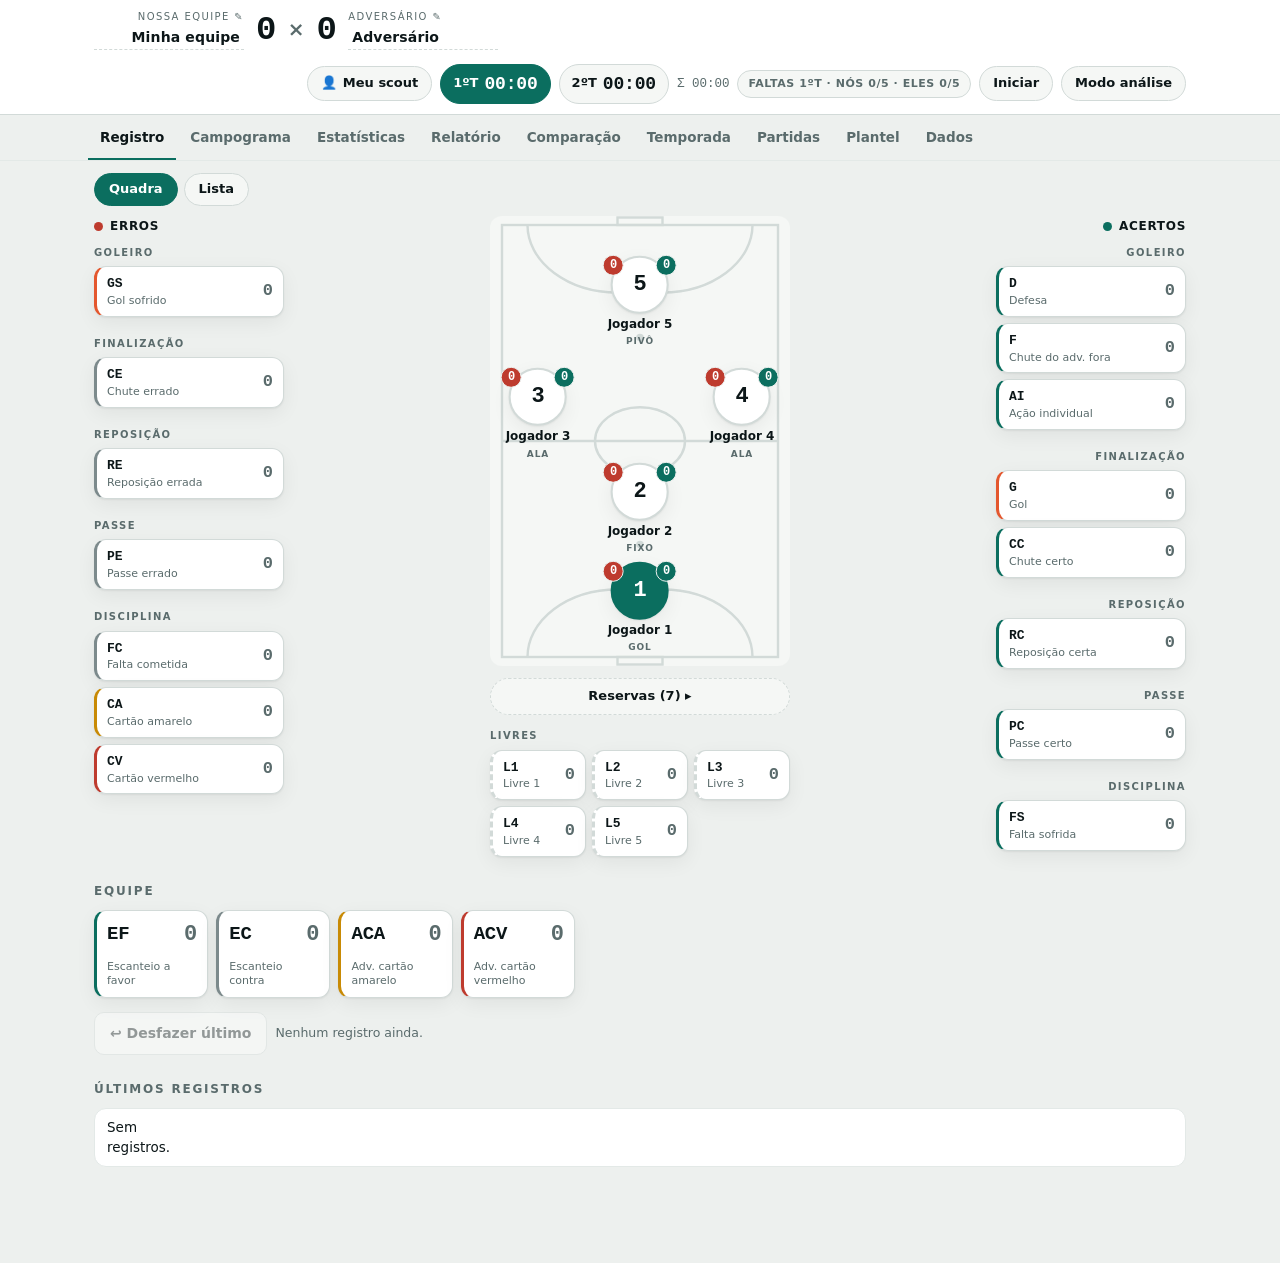
<file: index.html>
<!doctype html>
<html lang="pt-BR">
<head>
<meta charset="utf-8">
<meta name="viewport" content="width=device-width,initial-scale=1,viewport-fit=cover">
<meta name="description" content="Scout de futsal: registro por jogador, campograma, relatorio da partida e exportacao. Funciona sem internet.">
<meta name="color-scheme" content="light dark">
<meta name="theme-color" content="#0A1214">
<meta name="apple-mobile-web-app-capable" content="yes">
<meta name="apple-mobile-web-app-status-bar-style" content="black-translucent">
<meta name="apple-mobile-web-app-title" content="Scout Futsal">
<meta name="sf-versao" content="cc8895b8">
<link rel="manifest" href="./manifest.webmanifest">
<link rel="icon" href="./icons/icon-192.png">
<link rel="apple-touch-icon" href="./icons/icon-180.png">
<title>Scout Futsal</title>
</head>
<body>
<title>Futsal Scouting</title>
<style>
  /* gerado por build.py a partir de css/ - nao edite aqui */

  :root{
    --paper:#EDF0EE; --surface:#FFFFFF; --surface-2:#F5F7F5;
    --ink:#0C1618; --muted:#5A6B6C; --line:#D2DAD8; --line-soft:#E3E9E7;
    --accent:#0B6E5F; --accent-ink:#FFFFFF; --accent-soft:#DCEBE7;
    --gol:#E4572E; --amarelo:#C88A05; --vermelho:#BE3B2E; --neg:#7C8A8C;
    --shadow:0 1px 2px rgba(12,22,24,.06), 0 6px 20px rgba(12,22,24,.06);
    --r:12px;
    --ui:-apple-system,BlinkMacSystemFont,"Segoe UI",system-ui,Roboto,sans-serif;
    --num:ui-monospace,"SF Mono",Menlo,"Roboto Mono",Consolas,monospace;
  }
  @media (prefers-color-scheme:dark){
    :root{
      --paper:#0A1214; --surface:#121D1F; --surface-2:#182528;
      --ink:#E6ECEA; --muted:#8FA2A3; --line:#243133; --line-soft:#1C282B;
      --accent:#19A98F; --accent-ink:#04120F; --accent-soft:#14332E;
      --gol:#FF7A52; --amarelo:#E7B23C; --vermelho:#E2685A; --neg:#6E7F81;
      --shadow:0 1px 2px rgba(0,0,0,.4), 0 8px 24px rgba(0,0,0,.35);
    }
  }
  :root[data-theme="dark"]{
    --paper:#0A1214; --surface:#121D1F; --surface-2:#182528;
    --ink:#E6ECEA; --muted:#8FA2A3; --line:#243133; --line-soft:#1C282B;
    --accent:#19A98F; --accent-ink:#04120F; --accent-soft:#14332E;
    --gol:#FF7A52; --amarelo:#E7B23C; --vermelho:#E2685A; --neg:#6E7F81;
    --shadow:0 1px 2px rgba(0,0,0,.4), 0 8px 24px rgba(0,0,0,.35);
  }
  :root[data-theme="light"]{
    --paper:#EDF0EE; --surface:#FFFFFF; --surface-2:#F5F7F5;
    --ink:#0C1618; --muted:#5A6B6C; --line:#D2DAD8; --line-soft:#E3E9E7;
    --accent:#0B6E5F; --accent-ink:#FFFFFF; --accent-soft:#DCEBE7;
    --gol:#E4572E; --amarelo:#C88A05; --vermelho:#BE3B2E; --neg:#7C8A8C;
    --shadow:0 1px 2px rgba(12,22,24,.06), 0 6px 20px rgba(12,22,24,.06);
  }

  *{box-sizing:border-box}
  body{
    margin:0; background:var(--paper); color:var(--ink);
    font-family:var(--ui); font-size:16px; line-height:1.45;
    -webkit-text-size-adjust:100%; -webkit-tap-highlight-color:transparent;
  }
  button,input,select{font:inherit;color:inherit;touch-action:manipulation}
  .num{font-family:var(--num);font-variant-numeric:tabular-nums}

  /* ---------- shell ---------- */
  .wrap{max-width:1120px;margin:0 auto;padding:0 14px 96px}

  header.board{
    position:sticky;top:0;z-index:30;background:var(--surface);
    border-bottom:1px solid var(--line);
  }
  .board-in{max-width:1120px;margin:0 auto;padding:10px 14px;
    display:flex;align-items:center;gap:14px;flex-wrap:wrap}
  .score{display:flex;align-items:center;gap:12px}
  .side{display:flex;flex-direction:column;min-width:0}
  .side input{
    background:transparent;border:0;border-bottom:1px dashed var(--line);
    padding:2px 4px;font-weight:650;font-size:14px;
    letter-spacing:.01em;max-width:150px;min-width:60px;border-radius:4px 4px 0 0;
  }
  .side input:hover{background:var(--surface-2);border-bottom-color:var(--muted)}
  .side input:focus{outline:2px solid var(--accent);outline-offset:2px;border-radius:4px;
    border-bottom-color:transparent}
  .side input::placeholder{color:var(--muted);font-weight:500}
  .side .lbl{font-size:10px;letter-spacing:.14em;text-transform:uppercase;color:var(--muted)}
  .digits{font-family:var(--num);font-size:34px;font-weight:700;letter-spacing:-.02em;line-height:1}
  .vs{color:var(--muted);font-size:20px;font-weight:600}
  .clock{margin-left:auto;display:flex;align-items:center;gap:8px}
  .clock .t{font-family:var(--num);font-size:24px;font-weight:650;letter-spacing:-.01em}
  .clock .per{display:flex;align-items:center;gap:6px;padding:6px 12px}
  .clock .per .t{font-size:18px}
  .clock .per[aria-pressed="true"]{background:var(--accent);color:var(--accent-ink);
    border-color:var(--accent)}
  .clock .tot{font-family:var(--num);font-size:12.5px;color:var(--muted)}
  .faltas{font-size:11px;font-weight:700;letter-spacing:.05em;text-transform:uppercase;
    white-space:nowrap;border:1px solid var(--line);background:var(--surface-2);
    color:var(--muted);border-radius:999px;padding:5px 10px}
  .faltas.alerta{color:var(--amarelo);border-color:var(--amarelo)}
  .faltas.estouro{background:var(--vermelho);border-color:var(--vermelho);color:#fff}
  .chipbtn{
    border:1px solid var(--line);background:var(--surface-2);border-radius:999px;
    padding:7px 13px;font-size:13px;font-weight:600;cursor:pointer;
  }
  .chipbtn:active{transform:scale(.96)}
  .chipbtn.on{background:var(--accent);color:var(--accent-ink);border-color:var(--accent)}

  nav.tabs{position:sticky;top:var(--tabtop,61px);z-index:29;background:var(--paper);
    border-bottom:1px solid var(--line-soft)}
  .tabs-in{max-width:1120px;margin:0 auto;padding:0 8px;display:flex;gap:2px;overflow-x:auto;
    scrollbar-width:none}
  .tabs-in::-webkit-scrollbar{display:none}
  .tab{
    border:0;background:transparent;padding:13px 12px 11px;font-size:13.5px;font-weight:600;
    color:var(--muted);cursor:pointer;white-space:nowrap;border-bottom:2.5px solid transparent;
  }
  .tab[aria-selected="true"]{color:var(--ink);border-bottom-color:var(--accent)}

  section[hidden]{display:none}
  h2.sec{font-size:12px;letter-spacing:.15em;text-transform:uppercase;color:var(--muted);
    margin:26px 0 10px;font-weight:700}
  .card{background:var(--surface);border:1px solid var(--line-soft);border-radius:var(--r);
    box-shadow:var(--shadow)}

  /* ---------- roster chips ---------- */
  .roster{display:flex;flex-wrap:wrap;gap:6px;padding:10px 2px;
    position:sticky;top:calc(var(--tabtop,61px) + 45px);background:var(--paper);z-index:28}
  .pchip{
    flex:0 0 auto;display:flex;align-items:center;gap:8px;padding:8px 14px 8px 8px;
    background:var(--surface);border:1px solid var(--line);border-radius:999px;cursor:pointer;
  }
  .pchip .n{font-family:var(--num);font-weight:700;font-size:15px;background:var(--surface-2);
    border-radius:999px;width:30px;height:30px;display:grid;place-items:center}
  .pchip .nm{font-size:14px;font-weight:600;max-width:130px;overflow:hidden;text-overflow:ellipsis;white-space:nowrap}
  .pchip.gk .n{background:var(--amarelo);color:#fff}
  .pchip[aria-pressed="true"]{background:var(--accent);border-color:var(--accent);color:var(--accent-ink)}
  .pchip[aria-pressed="true"] .n{background:rgba(255,255,255,.22);color:inherit}
  .pchip[aria-pressed="true"].gk .n{background:var(--amarelo);color:#12100a}

  /* tela estreita (iPad em pé, celular): chip menor para caber mais por linha */
  @media (max-width:760px){
    .pchip{padding:6px 11px 6px 6px;gap:6px}
    .pchip .n{width:26px;height:26px;font-size:14px}
    .pchip .nm{max-width:88px;font-size:13px}
  }

  /* ---------- filtro de tempo ---------- */
  .segper{display:flex;gap:6px;flex-wrap:wrap;margin:18px 0 0}
  .segper button{border:1px solid var(--line);background:var(--surface-2);border-radius:999px;
    padding:7px 14px;font-size:13px;font-weight:600;cursor:pointer}
  .segper button[aria-pressed="true"]{background:var(--accent);color:var(--accent-ink);
    border-color:var(--accent)}
  .segper button:active{transform:scale(.96)}

  /* ---------- quadra ---------- */
  .viewsw{display:flex;gap:6px;padding:12px 0 0}
  .viewsw button{border:1px solid var(--line);background:var(--surface-2);border-radius:999px;
    padding:6px 14px;font-size:13px;font-weight:600;cursor:pointer}
  .viewsw button[aria-pressed="true"]{background:var(--accent);color:var(--accent-ink);
    border-color:var(--accent)}
  .quadraview{display:grid;gap:10px;padding:10px 0 0;align-items:start;
    grid-template-columns:minmax(150px,1fr) minmax(200px,300px) minmax(150px,1fr)}
  .quadraview[hidden]{display:none}
  .courtwrap{position:relative;width:100%;max-width:min(300px,52vh);margin:0 auto}
  .court{display:block;width:100%;height:auto}
  .marks{position:absolute;inset:0}
  .pnode{position:absolute;transform:translate(-50%,-50%);display:flex;flex-direction:column;
    align-items:center;gap:2px;background:none;border:0;padding:0;cursor:pointer}
  .pnode .ball{position:relative;width:58px;height:58px;border-radius:50%;
    background:var(--surface);border:2px solid var(--line);display:grid;place-items:center;
    font-family:var(--num);font-size:22px;font-weight:700;box-shadow:var(--shadow)}
  .pnode.gk .ball{border-color:var(--amarelo)}
  .pnode[aria-pressed="true"] .ball{background:var(--accent);color:var(--accent-ink);
    border-color:var(--accent)}
  .pnode.vago .ball{border-style:dashed;color:var(--muted);font-size:22px}
  .pnode .nm{font-size:12px;font-weight:650;max-width:96px;overflow:hidden;
    text-overflow:ellipsis;white-space:nowrap}
  .pnode .pos{font-size:9px;letter-spacing:.1em;text-transform:uppercase;color:var(--muted);
    font-weight:700}
  .pnode .bad{position:absolute;top:-3px;min-width:21px;height:21px;padding:0 5px;
    border-radius:999px;display:grid;place-items:center;font-family:var(--num);font-size:12px;
    font-weight:700;color:#fff;border:1.5px solid var(--paper)}
  .pnode .bad.e{left:-10px;background:var(--vermelho)}
  .pnode .bad.a{right:-10px;background:var(--accent)}
  .resbar{width:100%;margin-top:12px;border:1px dashed var(--line);background:var(--surface-2);
    border-radius:999px;padding:8px 14px;font-size:13px;font-weight:600;cursor:pointer}
  .resbar:active{transform:scale(.98)}
  .reslist{display:flex;flex-wrap:wrap;gap:6px;padding:10px 0 0}
  .reslist[hidden]{display:none}
  .livtit,.col h3{font-size:10px;letter-spacing:.14em;text-transform:uppercase;color:var(--muted);
    margin:14px 0 6px;font-weight:700}
  .livres{display:grid;grid-template-columns:repeat(auto-fill,minmax(92px,1fr));gap:6px}
  .col .sidetit{display:flex;align-items:center;gap:7px;font-size:12px;font-weight:700;
    letter-spacing:.06em;text-transform:uppercase;padding:2px 0 6px}
  .col .sidetit .dot{width:9px;height:9px;border-radius:50%;background:var(--vermelho)}
  .col.pos .sidetit .dot{background:var(--accent)}
  .col h3:first-of-type{margin-top:4px}
  /* coluna de acerto encostada na borda direita da tela, a de erro na esquerda:
     o botao continua do tamanho do texto, o que muda e de que lado ele encosta */
  .col{display:flex;flex-direction:column;align-items:flex-start}
  .col.pos{align-items:flex-end}
  /* largura fixa: botao de texto curto e de texto longo do mesmo tamanho, senao
     a coluna fica com a borda serrilhada */
  .col .act.slim{width:100%;max-width:190px;margin:0 0 6px}
  .act.slim{flex-direction:row;align-items:center;gap:8px;min-height:0;padding:8px 10px}
  .act.slim .txt{display:flex;flex-direction:column;min-width:0}
  .act.slim .code{font-size:13px}
  .act.slim .desc{font-size:11px}
  .act.slim .cnt{position:static;margin-left:auto;font-size:17px}
  /* Celular: quadra em cima, colunas de erro e acerto lado a lado embaixo */
  @media (max-width:700px){
    .quadraview{grid-template-columns:1fr 1fr}
    .quadraview .mid{grid-column:1 / -1;order:-1}
  }

  /* ---------- action grid ---------- */
  .grid{display:grid;gap:8px;grid-template-columns:repeat(auto-fill,minmax(104px,1fr))}
  .act{
    position:relative;display:flex;flex-direction:column;justify-content:space-between;
    min-height:88px;padding:10px;border-radius:var(--r);cursor:pointer;text-align:left;
    background:var(--surface);border:1px solid var(--line);box-shadow:var(--shadow);
    transition:transform .07s ease;
  }
  .act:active{transform:scale(.96)}
  .act .code{font-family:var(--num);font-size:19px;font-weight:700;letter-spacing:-.01em}
  .act .desc{font-size:11px;line-height:1.25;color:var(--muted);font-weight:500}
  .act .cnt{position:absolute;top:8px;right:10px;font-family:var(--num);font-size:22px;
    font-weight:700;color:var(--muted)}
  .act[data-has="1"] .cnt{color:var(--ink)}
  .act[data-kind="pos"]{border-left:3px solid var(--accent)}
  .act[data-kind="neg"]{border-left:3px solid var(--neg)}
  .act[data-kind="gol"]{border-left:3px solid var(--gol)}
  .act[data-kind="ca"]{border-left:3px solid var(--amarelo)}
  .act[data-kind="cv"]{border-left:3px solid var(--vermelho)}
  .act[data-kind="free"]{border-left:3px dashed var(--line)}
  .act.flash{animation:pop .35s ease}
  @keyframes pop{0%{background:var(--accent-soft)}100%{background:var(--surface)}}
  @media (prefers-reduced-motion:reduce){.act,.act.flash{transition:none;animation:none}}

  .bar{display:flex;gap:8px;align-items:center;flex-wrap:wrap;margin:14px 0}
  .btn{border:1px solid var(--line);background:var(--surface);border-radius:10px;
    padding:10px 15px;font-size:14px;font-weight:600;cursor:pointer}
  .btn:active{transform:scale(.97)}
  .btn.primary{background:var(--accent);border-color:var(--accent);color:var(--accent-ink)}
  .btn.danger{color:var(--vermelho);border-color:var(--vermelho)}
  .btn:disabled{opacity:.4;cursor:default}
  .hint{font-size:12.5px;color:var(--muted)}

  /* ---------- tables ---------- */
  .tw{overflow-x:auto;border-radius:var(--r);border:1px solid var(--line-soft);background:var(--surface)}
  table{border-collapse:collapse;width:100%;font-size:13.5px}
  th,td{padding:8px 9px;text-align:right;white-space:nowrap;border-bottom:1px solid var(--line-soft)}
  th{font-size:10.5px;letter-spacing:.09em;text-transform:uppercase;color:var(--muted);
    font-weight:700;position:sticky;top:0;background:var(--surface-2)}
  td.l,th.l{text-align:left}
  tbody tr:last-child td{border-bottom:0}
  tr.tot td{font-weight:700;background:var(--surface-2)}
  td.num,th.num{font-family:var(--num);font-variant-numeric:tabular-nums}
  td.z{color:var(--muted)}

  /* ---------- team / report ---------- */
  .rep{display:grid;gap:1px;background:var(--line-soft);border-radius:var(--r);overflow:hidden;
    border:1px solid var(--line-soft)}
  .rep .row{display:grid;grid-template-columns:1fr auto 1fr;background:var(--surface);
    align-items:center;padding:11px 14px;gap:10px}
  .rep .row .k{text-align:center;font-size:11px;letter-spacing:.1em;text-transform:uppercase;
    color:var(--muted);font-weight:700}
  .rep .row .a{text-align:right}.rep .row .b{text-align:left}
  .rep .v{font-family:var(--num);font-size:20px;font-weight:700}
  .rep .row.head{background:var(--surface-2)}

  /* relatório por jogador: um bloco por atleta, número grande e nome por extenso embaixo */
  .pjs{display:grid;gap:10px}
  .pj{background:var(--surface);border:1px solid var(--line-soft);border-radius:var(--r);padding:12px 14px}
  .pjhead{display:flex;align-items:baseline;gap:10px;flex-wrap:wrap;margin-bottom:8px}
  .pjhead .num{font-family:var(--num);font-weight:700;font-size:18px}
  .pjhead .nome{font-weight:700;font-size:16px}
  .pjhead .pos,.pjhead .min{font-size:12px;color:var(--muted)}
  .pjhead .min{margin-left:auto}
  .pjgrid{display:grid;grid-template-columns:repeat(auto-fill,minmax(118px,1fr));gap:4px 12px}
  .pjgrid .it{display:flex;flex-direction:column;padding:6px 0;border-top:1px solid var(--line-soft)}
  .pjgrid .it .v{font-family:var(--num);font-weight:700;font-size:17px;font-variant-numeric:tabular-nums}
  .pjgrid .it .l{font-size:11px;color:var(--muted);line-height:1.25}
  .pjgrid .it.z .v{color:var(--muted)}

  /* ---------- pitch ---------- */
  .pitchwrap{background:var(--surface);border:1px solid var(--line-soft);border-radius:var(--r);
    padding:10px;box-shadow:var(--shadow)}
  svg.pitch{width:100%;height:auto;display:block;touch-action:manipulation}
  .modes{display:flex;gap:8px;flex-wrap:wrap;margin:12px 0}
  .mode{border:1px solid var(--line);background:var(--surface);border-radius:999px;
    padding:9px 15px;font-size:14px;font-weight:600;cursor:pointer;display:flex;align-items:center;gap:7px}
  .mode .dot{width:11px;height:11px;border-radius:50%}
  .mode[aria-pressed="true"]{border-color:var(--ink);box-shadow:0 0 0 1.5px var(--ink) inset}

  /* ---------- plantel ---------- */
  .plist{display:grid;gap:8px}
  .prow{display:grid;grid-template-columns:64px 1fr auto auto;gap:8px;align-items:center;
    background:var(--surface);border:1px solid var(--line-soft);border-radius:10px;padding:8px 10px}
  .prow input[type=text],.prow input[type=number]{
    width:100%;background:var(--surface-2);border:1px solid var(--line);border-radius:8px;
    padding:9px 10px;font-size:15px}
  .prow input[type=number]{font-family:var(--num);text-align:center}
  .prow input.cod{text-align:center;font-weight:700;text-transform:uppercase;
    font-family:var(--num);letter-spacing:.04em}
  .gkt{border:1px solid var(--line);border-radius:8px;padding:8px 11px;font-size:12.5px;
    font-weight:700;letter-spacing:.06em;cursor:pointer;background:var(--surface-2);color:var(--muted)}
  .gkt[aria-pressed="true"]{background:var(--amarelo);border-color:var(--amarelo);color:#12100a}
  .del{border:0;background:transparent;color:var(--muted);font-size:20px;cursor:pointer;padding:4px 8px}

  /* ---------- log ---------- */
  .log{max-height:340px;overflow:auto;border:1px solid var(--line-soft);border-radius:var(--r);
    background:var(--surface)}
  .logrow{display:grid;grid-template-columns:64px 46px minmax(0,1fr) auto auto auto;gap:8px;
    align-items:center;padding:9px 12px;border-bottom:1px solid var(--line-soft);font-size:13.5px}
  .logrow .quem{overflow:hidden;text-overflow:ellipsis;white-space:nowrap}
  .logrow select.trocar{padding:5px 7px;font-size:12px;font-weight:600;border-radius:8px;
    max-width:132px}
  .logrow button.apaga{border:1px solid var(--line);background:var(--surface-2);color:var(--muted);
    border-radius:8px;width:30px;height:30px;font-size:15px;font-weight:700;cursor:pointer;
    line-height:1}
  .logrow button.apaga:active{transform:scale(.94)}
  .logrow:last-child{border-bottom:0}
  .logrow .tm{font-family:var(--num);color:var(--muted);font-size:12.5px}
  .logrow .cd{font-family:var(--num);font-weight:700}

  /* ---------- compare ---------- */
  .cmp{display:grid;gap:6px}
  .cmprow{display:grid;grid-template-columns:52px 1fr 60px 1fr 52px;gap:8px;align-items:center;
    font-size:13px}
  .cmprow .k{text-align:center;font-size:10.5px;letter-spacing:.09em;text-transform:uppercase;
    color:var(--muted);font-weight:700}
  .cmprow .v{font-family:var(--num);font-weight:700;font-size:15px}
  .cmprow .v.a{text-align:right}.cmprow .v.b{text-align:left}
  .track{height:9px;background:var(--surface-2);border-radius:999px;overflow:hidden;display:flex}
  .track.a{justify-content:flex-end}
  .track i{display:block;height:100%;background:var(--accent);border-radius:999px}
  .track.b i{background:var(--gol)}

  select{background:var(--surface);border:1px solid var(--line);border-radius:10px;
    padding:10px 12px;font-size:15px;font-weight:600}
  .selrow{display:flex;gap:10px;flex-wrap:wrap;align-items:center;margin-bottom:14px}

  .legend{font-size:12.5px;color:var(--muted);line-height:1.7;
    background:var(--surface-2);border-radius:var(--r);padding:14px 16px;border:1px solid var(--line-soft)}
  .legend b{color:var(--ink);font-family:var(--num)}

  .toast{position:fixed;left:50%;bottom:24px;transform:translateX(-50%) translateY(20px);
    background:var(--ink);color:var(--paper);padding:11px 18px;border-radius:999px;font-size:14px;
    font-weight:600;opacity:0;pointer-events:none;transition:.2s ease;z-index:60}
  .toast.on{opacity:1;transform:translateX(-50%) translateY(0)}

  :focus-visible{outline:2.5px solid var(--accent);outline-offset:2px}

  /* ---------- perfis e histórico ---------- */
  .clock{flex-wrap:wrap}
  #perfilBtn{display:flex;align-items:center;gap:6px;max-width:150px}
  #perfilBtn .quem{overflow:hidden;text-overflow:ellipsis;white-space:nowrap}

  .chips{display:flex;gap:8px;overflow-x:auto;padding:2px 2px 12px;scrollbar-width:none}
  .chips::-webkit-scrollbar{display:none}
  .pchip .lock{font-size:12px;opacity:.75}

  .atual{background:var(--surface);border:1px solid var(--line-soft);border-radius:var(--r);
    box-shadow:var(--shadow);padding:14px 16px}
  .atual .top{display:flex;align-items:baseline;gap:10px;flex-wrap:wrap}
  .atual .pl{font-family:var(--num);font-size:26px;font-weight:700;letter-spacing:-.02em}
  .atual .quem{font-weight:650}
  .atual .meta{font-size:12.5px;color:var(--muted);margin-top:4px}

  .hrow{display:grid;grid-template-columns:76px 1fr auto auto auto;gap:10px;align-items:center;
    padding:9px 12px;border-bottom:1px solid var(--line-soft);font-size:13.5px}
  .hrow:last-child{border-bottom:0}
  .hrow .d{font-family:var(--num);color:var(--muted);font-size:12.5px}
  .hrow .vs{overflow:hidden;text-overflow:ellipsis;white-space:nowrap;font-size:13.5px;font-weight:500}
  .hrow .pl{font-family:var(--num);font-weight:700;font-size:15px}
  .hrow.on{background:var(--accent-soft)}
  .hrow .tag{font-size:10px;letter-spacing:.1em;text-transform:uppercase;color:var(--accent);
    font-weight:700}
  .mini{border:1px solid var(--line);background:var(--surface-2);border-radius:8px;
    padding:6px 11px;font-size:12.5px;font-weight:600;cursor:pointer}
  .mini:active{transform:scale(.96)}

  /* ---------- identificação da partida ---------- */
  .idform{display:grid;gap:10px;grid-template-columns:repeat(auto-fill,minmax(190px,1fr))}
  .idform label{display:flex;flex-direction:column;gap:5px;font-size:10px;letter-spacing:.14em;
    text-transform:uppercase;color:var(--muted);font-weight:700}
  .idform input[type=text],.idform input[type=date]{background:var(--surface);
    border:1px solid var(--line);border-radius:9px;padding:9px 11px;font-size:14px;
    font-weight:600;letter-spacing:0;text-transform:none}
  .idform .escrow{display:flex;align-items:center;gap:8px;flex-wrap:wrap}
  .idform .escrow img{width:38px;height:38px;object-fit:contain;border-radius:8px;
    background:var(--surface-2)}
  .idform input[type=file]{font-size:12px;font-weight:500;letter-spacing:0;text-transform:none;
    max-width:190px}
  .assina{margin-top:28px}
  .assina .risco{margin-top:36px;border-top:1px solid #999;width:270px;padding-top:5px;
    font-size:12px}

  /* ---------- cabeçalho de impressão ---------- */
  .printonly{display:none}
  #printHead h1{font-size:20px;margin:0 0 2px;font-weight:700}
  #printHead .sub{font-size:12.5px;color:var(--muted)}
  #printHead .phtop{display:flex;align-items:center;gap:14px}
  #printHead img.esc{width:56px;height:56px;object-fit:contain}

  /* ---------- impressão / PDF ---------- */
  @media print{
    @page{margin:12mm}
    html,body{background:#fff;color:#000}
    header.board, nav.tabs, .bar, .roster, .toast, .segper, .modes,
    .viewsw, .quadraview, #listaView, .idform{display:none !important}
    #estatisticas, #campograma{break-before:page;page-break-before:always}
    table, .rep, .pitchwrap{break-inside:avoid;page-break-inside:avoid}
    .wrap{padding:0;max-width:none}
    .printonly{display:block;margin:0 0 14px}
    .card,.rep,.tw,.pitchwrap{box-shadow:none}
    .rep,.tw{border-color:#bbb}
    .rep .row{break-inside:avoid}
    /* a parte por jogador começa em página nova e nenhum atleta fica cortado ao meio */
    #secJog{break-before:page;page-break-before:always}
    .pj{break-inside:avoid;page-break-inside:avoid;border-color:#bbb}
    h2.sec{margin:16px 0 8px}
  }
</style>

<header class="board">
  <div class="board-in">
    <div class="score">
      <div class="side" style="align-items:flex-end">
        <span class="lbl">Nossa equipe ✎</span>
        <input id="teamName" style="text-align:right" value="Minha equipe" placeholder="Nossa equipe" aria-label="Nome da nossa equipe">
      </div>
      <span class="digits" id="scoreUs">0</span>
      <span class="vs">×</span>
      <span class="digits" id="scoreThem">0</span>
      <div class="side">
        <span class="lbl">Adversário ✎</span>
        <input id="oppName" value="Adversário" placeholder="Adversário" aria-label="Nome do adversário">
      </div>
    </div>
    <div class="clock">
      <button class="chipbtn" id="perfilBtn" title="Trocar de scout"><span>👤</span><span class="quem">—</span></button>
      <button class="chipbtn per" id="p1Btn" aria-pressed="true" title="Cronômetro do 1º tempo">1ºT <b class="t num" id="clock1">00:00</b></button>
      <button class="chipbtn per" id="p2Btn" aria-pressed="false" title="Cronômetro do 2º tempo">2ºT <b class="t num" id="clock2">00:00</b></button>
      <span class="tot" id="clockTot">Σ 00:00</span>
      <span class="faltas" id="faltasChip" title="Faltas acumuladas no tempo"></span>
      <button class="chipbtn" id="clockBtn">Iniciar</button>
      <button class="chipbtn" id="modoBtn" title="Esconder as abas de análise durante o jogo">Modo análise</button>
    </div>
  </div>
</header>

<nav class="tabs">
  <div class="tabs-in" role="tablist">
    <button class="tab" role="tab" data-t="registro" aria-selected="true">Registro</button>
    <button class="tab" role="tab" data-t="campograma" aria-selected="false">Campograma</button>
    <button class="tab" role="tab" data-t="estatisticas" aria-selected="false">Estatísticas</button>
    <button class="tab" role="tab" data-t="relatorio" aria-selected="false">Relatório</button>
    <button class="tab" role="tab" data-t="comparacao" aria-selected="false">Comparação</button>
    <button class="tab" role="tab" data-t="temporada" aria-selected="false">Temporada</button>
    <button class="tab" role="tab" data-t="partidas" aria-selected="false">Partidas</button>
    <button class="tab" role="tab" data-t="plantel" aria-selected="false">Plantel</button>
    <button class="tab" role="tab" data-t="dados" aria-selected="false">Dados</button>
  </div>
</nav>

<div class="wrap">

  <!-- ============ REGISTRO ============ -->
  <section id="registro">
    <div class="viewsw" id="viewSw" role="group" aria-label="Modo de registro"></div>

    <div class="quadraview" id="quadraView">
      <div class="col" id="colErros"></div>
      <div class="mid">
        <div class="courtwrap">
          <svg class="court" id="court" viewBox="0 0 200 300" aria-hidden="true"></svg>
          <div class="marks" id="courtMarks"></div>
        </div>
        <button class="resbar" id="resBar" type="button" aria-expanded="false">Reservas (0)</button>
        <div class="reslist" id="resList" hidden></div>
        <h3 class="livtit">Livres</h3>
        <div class="livres" id="livreGrid"></div>
      </div>
      <div class="col" id="colAcertos"></div>
    </div>

    <div id="listaView" hidden>
      <div class="roster" id="roster"></div>
      <div class="grid" id="actGrid"></div>
    </div>

    <h2 class="sec">Equipe</h2>
    <div class="grid" id="teamGrid"></div>

    <div class="bar">
      <button class="btn" id="undoBtn">↩ Desfazer último</button>
      <span class="hint" id="lastInfo">Nenhum registro ainda.</span>
    </div>

    <h2 class="sec">Últimos registros</h2>
    <div class="log" id="logBox"></div>
  </section>

  <!-- ============ CAMPOGRAMA ============ -->
  <section id="campograma" hidden>
    <p class="hint" style="margin:16px 0 0">Escolha de quem é a finalização, o tipo, e toque na
    quadra onde ela aconteceu. As nossas entram na conta do jogador selecionado no Registro; as do
    adversário, na conta do goleiro que está em quadra.</p>
    <div class="segper" id="shotSide" role="group" aria-label="De quem é a finalização"></div>
    <div class="modes" id="shotModes"></div>
    <div class="pitchwrap">
      <svg class="pitch" id="pitch" viewBox="0 0 400 200" aria-label="Quadra de futsal"></svg>
    </div>
    <div class="bar">
      <button class="btn" id="undoShot">↩ Desfazer finalização</button>
      <button class="btn" id="zonaBtn" aria-pressed="true">Zonas</button>
      <button class="btn" id="clearShots">Limpar campograma</button>
      <span class="hint" id="shotInfo"></span>
    </div>
    <p class="hint" style="margin:0">As zonas dividem a quadra em três faixas — defesa, meio e
    ataque, da esquerda para a direita — e dois corredores. Em cada uma: gols ÷ finalizações do
    lado escolhido ali em cima.</p>
  </section>

  <!-- ============ ESTATÍSTICAS ============ -->
  <section id="estatisticas" hidden>
    <div class="segper" id="segStats" role="group" aria-label="Filtrar por tempo"></div>
    <h2 class="sec">Jogadores de linha</h2>
    <div class="tw"><table id="tblLine"></table></div>
    <h2 class="sec">Goleiros</h2>
    <div class="tw"><table id="tblGk"></table></div>
    <h2 class="sec">Legenda</h2>
    <div class="legend" id="legend"></div>
  </section>

  <!-- ============ RELATÓRIO ============ -->
  <section id="relatorio" hidden>
    <div class="printonly" id="printHead"></div>

    <h2 class="sec">Identificação</h2>
    <div class="idform" id="idForm">
      <label>Data do jogo<input type="date" id="fData"></label>
      <label>Competição<input type="text" id="fComp" placeholder="Liga Catarinense"></label>
      <label>Categoria<input type="text" id="fCat" placeholder="Sub-16"></label>
      <label>Rodada<input type="text" id="fRod" placeholder="5ª rodada"></label>
      <label>Local<input type="text" id="fLocal" placeholder="Ginásio Guarani"></label>
      <label>Analista<input type="text" id="fAnalista" placeholder="Quem marcou o jogo"></label>
      <label class="esc">Escudo do time
        <span class="escrow">
          <img id="escPrev" alt="" hidden>
          <input type="file" id="fEscudo" accept="image/*">
          <button type="button" class="mini" id="delEscudo">remover</button>
        </span>
      </label>
    </div>
    <p class="hint" style="margin:-2px 0 0">Sai no cabeçalho do PDF, no CSV e no
    resumo em texto. O escudo fica guardado no perfil, dentro do próprio aparelho.</p>

    <div class="segper" id="segRep" role="group" aria-label="Filtrar por tempo"></div>
    <h2 class="sec">Relatório da partida</h2>
    <div class="rep" id="repBox"></div>

    <div class="bar">
      <button class="btn primary" id="expRepCsv">⤓ Exportar tudo (CSV)</button>
      <button class="btn" id="expRepTxt">⤓ Resumo em texto</button>
      <button class="btn" id="copyRep">⧉ Copiar resumo</button>
      <button class="btn" id="printRep">⎙ Imprimir / PDF</button>
    </div>
    <p class="hint" style="margin:-4px 0 0">
      <b>Exportar tudo</b> gera uma planilha com o relatório, as estatísticas de cada jogador,
      os botões livres e o campograma. <b>Resumo em texto</b> gera um arquivo pronto para colar
      no WhatsApp. Tudo funciona sem internet.
    </p>

    <h2 class="sec">Botões livres</h2>
    <div class="tw"><table id="tblFree"></table></div>

    <h2 class="sec" id="secJog">Por jogador</h2>
    <div class="pjs" id="pjBox"></div>

    <div class="printonly assina" id="printFoot"></div>
  </section>

  <!-- ============ COMPARAÇÃO ============ -->
  <section id="comparacao" hidden>
    <h2 class="sec">Comparativo entre 2 registros</h2>
    <div class="selrow">
      <select id="cmpA"></select><span class="hint">×</span><select id="cmpB"></select>
    </div>
    <div class="cmp" id="cmpBox"></div>
    <h2 class="sec">Legenda</h2>
    <div class="legend" id="legendCmp"></div>
  </section>

  <!-- ============ TEMPORADA ============ -->
  <section id="temporada" hidden>
    <h2 class="sec">A temporada deste scout</h2>
    <div class="atual" id="tempResumo"></div>
    <h2 class="sec">Por atleta, somando as partidas</h2>
    <div class="tw"><table id="tblTemp"></table></div>
    <p class="hint" id="tempInfo" style="margin:10px 0 0"></p>
  </section>

  <!-- ============ PARTIDAS ============ -->
  <section id="partidas" hidden>
    <h2 class="sec">Quem está marcando</h2>
    <div class="chips" id="perfisBox"></div>
    <div class="bar">
      <button class="btn" id="addPerfil">+ Novo scout</button>
      <button class="btn" id="renPerfil">Renomear</button>
      <button class="btn" id="pinPerfil">Trava</button>
      <button class="btn danger" id="delPerfil">Remover scout</button>
    </div>
    <p class="hint" style="margin:-4px 0 0">
      Cada scout tem o próprio plantel e o próprio histórico — um não enxerga a partida do outro.
      A <b>trava</b> é um PIN de quatro dígitos que evita abrir o perfil errado por engano;
      não é senha: quem tem o aparelho na mão consegue passar por ela.
    </p>

    <h2 class="sec">Partida atual</h2>
    <div class="atual" id="atualBox"></div>
    <div class="bar">
      <button class="btn primary" id="novaPartida">+ Começar outra partida</button>
      <span class="hint">A de agora fica guardada no histórico.</span>
    </div>

    <h2 class="sec">Histórico deste scout</h2>
    <div class="log" id="histBox"></div>
    <p class="hint" id="histInfo" style="margin:10px 0 0"></p>
  </section>

  <!-- ============ PLANTEL ============ -->
  <section id="plantel" hidden>
    <h2 class="sec">Plantel</h2>
    <div class="plist" id="plist"></div>
    <div class="bar">
      <button class="btn" id="addPlayer">+ Adicionar jogador</button>
      <span class="hint">Marque <b>GOL</b> para usar o painel de goleiro.</span>
    </div>
    <h2 class="sec">Botões livres</h2>
    <p class="hint" style="margin:0 0 10px">Cinco contadores extras para o que você quiser marcar
    (pivô costas, 2ª trave, pressão alta...). A <b>sigla</b> da esquerda é o que aparece no botão,
    no log e na planilha — troque pela letra que você usa.</p>
    <div class="plist" id="freeList"></div>
  </section>

  <!-- ============ DADOS ============ -->
  <section id="dados" hidden>
    <h2 class="sec">Exportar</h2>
    <div class="bar">
      <button class="btn primary" id="expCsvSum">CSV — relatório + estatísticas</button>
      <button class="btn" id="expCsvEv">CSV — eventos</button>
      <button class="btn" id="expTxt2">TXT — resumo</button>
      <button class="btn" id="expJson">Backup .json</button>
    </div>
    <p class="hint" style="margin:-4px 0 0">O mesmo <b>CSV — relatório</b> também está no fim da aba Relatório.</p>
    <p class="hint" style="margin:-4px 0 0">
      Os CSVs e o texto são da <b>partida aberta agora</b>. O <b>Backup .json</b> leva o scout
      inteiro: perfil, plantel e todas as partidas dele.
    </p>
    <h2 class="sec">Importar</h2>
    <div class="bar">
      <label class="btn" for="impFile">Restaurar backup .json</label>
      <input id="impFile" type="file" accept=".json,application/json" hidden>
    </div>
    <h2 class="sec">Partida</h2>
    <div class="bar">
      <button class="btn danger" id="resetMatch">Zerar registros da partida</button>
      <span class="hint">Apaga os registros <b>desta</b> partida e mantém o plantel. Para guardar
      esta e começar do zero, use <b>Começar outra partida</b> na aba Partidas.</span>
    </div>
    <h2 class="sec">Usar offline</h2>
    <div class="bar">
      <button class="btn primary" id="dlApp">⤓ Baixar o app (.html) para usar offline</button>
    </div>
    <div class="legend">
      <b>1.</b> Toque no botão acima: baixa um arquivo <b>scout-futsal.html</b> com o app inteiro dentro.
      Ele não depende de internet, servidor nem instalação.<br>
      <b>2.</b> Guarde esse arquivo no aparelho (no iPad: <b>Arquivos → No meu iPad</b>) e abra com dois
      toques. No computador é só dar duplo clique — abre no navegador normalmente.<br>
      <b>3.</b> Marque o jogo do mesmo jeito. Tudo é salvo sozinho a cada toque, num banco dentro do
      próprio navegador — nada sai do aparelho, nem quando tem internet. Pode fechar e voltar que
      continua de onde parou.<br>
      <b>4.</b> Ao terminar o jogo, use <b>Exportar tudo (CSV)</b> na aba Relatório e o
      <b>Backup .json</b> aqui — o .json é o arquivo que leva o scout inteiro, com todas as
      partidas, para outro aparelho (<b>Restaurar backup .json</b> acima).<br><br>
      No <b>iPad pelo Safari online</b> também dá: botão Compartilhar → <b>Adicionar à Tela de Início</b>.
      Abre em tela cheia e funciona sem internet depois do primeiro carregamento — mas o arquivo baixado
      é mais seguro, porque não depende de o navegador manter o cache.
    </div>
    <h2 class="sec">Aparência</h2>
    <div class="bar"><button class="btn" id="themeBtn">Alternar claro / escuro</button></div>

    <h2 class="sec">Versão</h2>
    <p class="hint" id="verInfo" style="margin:0"></p>
  </section>
</div>

<div class="toast" id="toast"></div>

<script>
(function(){
"use strict";

/* viewport meta (o wrapper pode não trazer) */
if(!document.querySelector('meta[name=viewport]')){
  document.head.insertAdjacentHTML('beforeend',
    '<meta name="viewport" content="width=device-width,initial-scale=1,viewport-fit=cover">');
}

/* ---------- dicionário de ações (fiel à planilha) ---------- */
/* g = grupo na coluna · s = lado: 'a' acerto (direita), 'e' erro (esquerda) */
var LINE=[
  {c:'G',  d:'Gol',            k:'gol', g:'Finalização', s:'a'},
  {c:'CC', d:'Chute certo',    k:'pos', g:'Finalização', s:'a'},
  {c:'CE', d:'Chute errado',   k:'neg', g:'Finalização', s:'e'},
  {c:'A',  d:'Assistência',    k:'pos', g:'Passe',       s:'a'},
  {c:'PC', d:'Passe certo',    k:'pos', g:'Passe',       s:'a'},
  {c:'PE', d:'Passe errado',   k:'neg', g:'Passe',       s:'e'},
  {c:'DE', d:'Desarme',        k:'pos', g:'Defesa',      s:'a'},
  {c:'DO', d:'Desarmado',      k:'neg', g:'Perdas',      s:'e'},
  {c:'FS', d:'Falta sofrida',  k:'pos', g:'Disciplina',  s:'a'},
  {c:'FC', d:'Falta cometida', k:'neg', g:'Disciplina',  s:'e'},
  {c:'CA', d:'Cartão amarelo', k:'ca',  g:'Disciplina',  s:'e'},
  {c:'CV', d:'Cartão vermelho',k:'cv',  g:'Disciplina',  s:'e'}
];
var GK=[
  {c:'D',  d:'Defesa',            k:'pos', g:'Goleiro',     s:'a'},
  {c:'F',  d:'Chute do adv. fora',k:'pos', g:'Goleiro',     s:'a'},
  {c:'AI', d:'Ação individual',   k:'pos', g:'Goleiro',     s:'a'},
  {c:'GS', d:'Gol sofrido',       k:'gol', g:'Goleiro',     s:'e'},
  {c:'G',  d:'Gol',               k:'gol', g:'Finalização', s:'a'},
  {c:'CC', d:'Chute certo',       k:'pos', g:'Finalização', s:'a'},
  {c:'CE', d:'Chute errado',      k:'neg', g:'Finalização', s:'e'},
  {c:'RC', d:'Reposição certa',   k:'pos', g:'Reposição',   s:'a'},
  {c:'RE', d:'Reposição errada',  k:'neg', g:'Reposição',   s:'e'},
  {c:'PC', d:'Passe certo',       k:'pos', g:'Passe',       s:'a'},
  {c:'PE', d:'Passe errado',      k:'neg', g:'Passe',       s:'e'},
  {c:'FS', d:'Falta sofrida',     k:'pos', g:'Disciplina',  s:'a'},
  {c:'FC', d:'Falta cometida',    k:'neg', g:'Disciplina',  s:'e'},
  {c:'CA', d:'Cartão amarelo',    k:'ca',  g:'Disciplina',  s:'e'},
  {c:'CV', d:'Cartão vermelho',   k:'cv',  g:'Disciplina',  s:'e'}
];
/* as cinco posições da quadra, na ordem dos slots (0 = gol) */
var SLOTS=[
  {p:'GOL',  x:50, y:87},
  {p:'FIXO', x:50, y:65},
  {p:'ALA',  x:16, y:44},
  {p:'ALA',  x:84, y:44},
  {p:'PIVÔ', x:50, y:19}
];
var TEAM=[
  {c:'EF', d:'Escanteio a favor',   k:'pos'},
  {c:'EC', d:'Escanteio contra',    k:'neg'},
  {c:'ACA',d:'Adv. cartão amarelo', k:'ca'},
  {c:'ACV',d:'Adv. cartão vermelho',k:'cv'}
];
var FREE=['L1','L2','L3','L4','L5'];
var DESC={};
LINE.concat(GK,TEAM).forEach(function(a){DESC[a.c]=a.d;});
/* código que saiu do app mas ainda aparece em partida antiga */
DESC.I='Impedimento (antigo)';
/* substituição é evento, não estatística: nenhuma tabela conta SUB */
DESC.SUB='Substituição';

/* Botão livre: por dentro o código é sempre L1..L5 — é o que fica gravado no
   evento. O scout escolhe a sigla que aparece na tela e a descrição dela. */
function sigla(c){
  var i=FREE.indexOf(c);
  return (i>=0 && S && S.freeCodes && S.freeCodes[i]) ? S.freeCodes[i] : c;
}
function descr(c){
  var i=FREE.indexOf(c);
  if(i<0) return DESC[c]||'';
  return (S&&S.freeLabels&&S.freeLabels[i])||('Livre '+(i+1));
}

/* O campograma tem dois lados: as nossas finalizações e as do adversário.
   A do adversário entra na conta do goleiro que está em quadra — é o mesmo
   registro do painel dele, só que com o lugar do chute junto. */
var SHOTS_NOS=[
  {m:'G', label:'Gol',       color:'var(--gol)'},
  {m:'CC',label:'No gol',    color:'var(--accent)'},
  {m:'CE',label:'Pra fora',  color:'var(--neg)'}
];
var SHOTS_ADV=[
  {m:'GS',label:'Gol sofrido', color:'var(--gol)'},
  {m:'D', label:'Defesa',      color:'var(--accent)'},
  {m:'F', label:'Pra fora',    color:'var(--neg)'}
];
function shotSet(){ return (S&&S.shotSide==='adv') ? SHOTS_ADV : SHOTS_NOS; }
function shotCor(m){
  var t=SHOTS_NOS.concat(SHOTS_ADV).filter(function(x){return x.m===m;})[0];
  return t?t.color:'var(--neg)';
}

/* ---------- banco local ---------- */
/* Banco de verdade, dentro do navegador: IndexedDB. Nada sai do aparelho.
   Quando o navegador não deixa (Safari em modo privado, por exemplo), cai para
   localStorage e, no pior caso, para a memória — a API é a mesma nos três, sempre
   por Promise, então o resto do app não precisa saber qual está valendo. */
var banco=(function(){
  var NOME='scout-futsal', VER=1;
  var LOJAS={perfis:'id', partidas:'id', app:'k'};
  var db=null, modo='memoria', mem={perfis:{},partidas:{},app:{}};

  function semIDB(){
    db=null;
    try{ localStorage.setItem('sf:t','1'); localStorage.removeItem('sf:t'); modo='ls'; }
    catch(e){ modo='memoria'; }
  }
  function abrir(){
    return new Promise(function(pronto){
      if(!window.indexedDB){ semIDB(); return pronto(modo); }
      var req;
      try{ req=indexedDB.open(NOME,VER); }
      catch(e){ semIDB(); return pronto(modo); }
      var respondeu=false;
      function encerra(ok){ if(respondeu) return; respondeu=true; if(!ok) semIDB(); pronto(modo); }
      req.onupgradeneeded=function(){
        var d=req.result, k, st;
        for(k in LOJAS) if(!d.objectStoreNames.contains(k)){
          st=d.createObjectStore(k,{keyPath:LOJAS[k]});
          if(k==='partidas') st.createIndex('perfil','perfil',{unique:false});
        }
      };
      req.onsuccess=function(){ if(respondeu){ req.result.close(); return; }
        db=req.result; modo='idb'; encerra(true); };
      req.onerror  =function(){ encerra(false); };
      req.onblocked=function(){ encerra(false); };
      /* já houve Safari que abriu o pedido e nunca respondeu nada */
      setTimeout(function(){ encerra(false); },3000);
    });
  }
  function loja(nome,mod){
    try{ return db.transaction(nome,mod).objectStore(nome); }catch(e){ return null; }
  }
  function prom(r){
    if(!r) return Promise.reject(new Error('sem transação'));
    return new Promise(function(ok,nao){
      r.onsuccess=function(){ ok(r.result); };
      r.onerror  =function(){ nao(r.error); };
    });
  }
  function chaveLs(n,c){ return 'sf:'+n+':'+c; }

  return {
    abrir:abrir,
    modo:function(){ return modo; },

    grava:function(n,obj){
      if(modo==='idb'){
        var st=loja(n,'readwrite');
        if(st) return prom(st.put(obj)).catch(function(){});
      }
      var c=obj[LOJAS[n]];
      if(modo==='ls'){
        try{ localStorage.setItem(chaveLs(n,c),JSON.stringify(obj)); }
        catch(e){ modo='memoria'; mem[n][c]=obj; }
      }else mem[n][c]=obj;
      return Promise.resolve();
    },

    por:function(n,c){
      if(c==null) return Promise.resolve(null);
      if(modo==='idb'){
        var st=loja(n,'readonly');
        if(st) return prom(st.get(c)).then(function(r){ return r||null; },function(){ return null; });
      }
      if(modo==='ls'){
        var r=null;
        try{ r=localStorage.getItem(chaveLs(n,c)); }catch(e){}
        try{ return Promise.resolve(r?JSON.parse(r):null); }catch(e){ return Promise.resolve(null); }
      }
      return Promise.resolve(mem[n][c]||null);
    },

    tudo:function(n){
      if(modo==='idb'){
        var st=loja(n,'readonly');
        if(st&&st.getAll) return prom(st.getAll()).then(function(r){ return r||[]; },function(){ return []; });
      }
      if(modo==='ls'){
        var out=[], pre='sf:'+n+':', i, k, v;
        try{
          for(i=0;i<localStorage.length;i++){
            k=localStorage.key(i);
            if(k&&k.indexOf(pre)===0){
              try{ v=JSON.parse(localStorage.getItem(k)); if(v) out.push(v); }catch(e){}
            }
          }
        }catch(e){}
        return Promise.resolve(out);
      }
      var arr=[],x; for(x in mem[n]) arr.push(mem[n][x]);
      return Promise.resolve(arr);
    },

    apaga:function(n,c){
      if(modo==='idb'){
        var st=loja(n,'readwrite');
        if(st) return prom(st.delete(c)).catch(function(){});
      }
      if(modo==='ls'){ try{ localStorage.removeItem(chaveLs(n,c)); }catch(e){} }
      else delete mem[n][c];
      return Promise.resolve();
    }
  };
})();

/* ---------- estado ---------- */
var VELHO='futsal-scouting-v1';   /* onde a versão anterior guardava tudo */
var P=null;                        /* perfil atual: quem está marcando */
var CFG={theme:null,modo:'analise'};
var S=null;                        /* partida atual — mesmo formato de sempre */

function uid(pre){ return (pre||'')+Date.now().toString(36)+Math.random().toString(36).slice(2,7); }
function copia(x){ return JSON.parse(JSON.stringify(x)); }

function plantelPadrao(){
  var ps=[],i;
  for(i=1;i<=12;i++) ps.push({id:'p'+i,num:i,name:'Jogador '+i,gk:(i===1)});
  return ps;
}
function labelsPadrao(){ return ['Livre 1','Livre 2','Livre 3','Livre 4','Livre 5']; }
function codigosPadrao(){ return FREE.slice(); }
/* Quadra: cinco slots. Quem não tem slot está no banco. Plantel antigo (e
   plantel novo) entra aqui e sai com o primeiro goleiro no gol e os quatro
   primeiros de linha no resto. */
function montaQuadra(ps){
  var i,q,tem=false;
  for(i=0;i<ps.length;i++) if(ps[i].court) tem=true;
  if(tem) return ps;
  ps.forEach(function(p){ p.court=false; p.slot=null; });
  var gk=null;
  for(i=0;i<ps.length;i++) if(ps[i].gk){ gk=ps[i]; break; }
  if(!gk) gk=ps[0];
  if(gk){ gk.court=true; gk.slot=0; }
  var sl=1;
  for(i=0;i<ps.length&&sl<5;i++){
    q=ps[i];
    if(q.court) continue;
    q.court=true; q.slot=sl++;
  }
  return ps;
}

function perfilNovo(nome){
  return { id:uid('u'), nome:nome||'Meu scout', pin:'', time:'Minha equipe',
           plantel:plantelPadrao(), freeLabels:labelsPadrao(), freeCodes:codigosPadrao(),
           criado:Date.now() };
}
function partidaNova(perfil){
  var ps = montaQuadra(perfil ? copia(perfil.plantel) : plantelPadrao());
  return {
    id:uid('m'), perfil:perfil?perfil.id:null,
    criada:Date.now(), atualizada:Date.now(),
    data:dataISOde(Date.now()),
    competicao:'', categoria:'', rodada:'', local:'',
    team:perfil?perfil.time:'Minha equipe', opp:'Adversário',
    players:ps, events:[], shots:[],
    freeLabels:perfil?copia(perfil.freeLabels):labelsPadrao(),
    freeCodes:(perfil&&perfil.freeCodes)?copia(perfil.freeCodes):codigosPadrao(),
    /* um cronômetro por tempo; run diz qual deles está andando agora */
    clocks:{1:0,2:0}, run:{on:false,started:0}, esc:{}, period:1, view:'quadra',
    sel:(ps[0]||{}).id, shotMode:'G', shotSide:'nos'
  };
}
/* partida vinda do banco pode ser antiga; completa o que falta */
function normaliza(m){
  if(!m.players) m.players=plantelPadrao();
  if(!m.events) m.events=[];
  if(!m.shots) m.shots=[];
  if(!m.freeLabels) m.freeLabels=labelsPadrao();
  if(!m.freeCodes) m.freeCodes=codigosPadrao();
  if(!m.period) m.period=1;
  if(m.view!=='lista') m.view='quadra';
  montaQuadra(m.players);
  if(!m.criada) m.criada=Date.now();
  /* a data do relatório é a do jogo, não a de hoje: scout digita jogo de
     ontem, reabre partida de duas semanas atrás para imprimir */
  if(!m.data) m.data=dataISOde(m.criada);
  if(m.competicao==null) m.competicao='';
  if(m.categoria==null) m.categoria='';
  if(m.rodada==null) m.rodada='';
  if(m.local==null) m.local='';
  if(!m.sel||!m.players.some(function(p){return p.id===m.sel;})) m.sel=(m.players[0]||{}).id;
  if(!m.shotMode) m.shotMode='G';
  if(m.shotSide!=='adv') m.shotSide='nos';
  /* dois cronômetros, um por tempo. Partida antiga tinha um só: o que estava
     nele entra no tempo em que a partida parou. */
  if(!m.esc) m.esc={};
  if(!m.clocks){
    m.clocks={1:0,2:0};
    m.clocks[m.period]=(m.clock&&m.clock.sec)||0;
  }
  if(m.clocks[1]==null) m.clocks[1]=0;
  if(m.clocks[2]==null) m.clocks[2]=0;
  delete m.clock;
  /* cronômetro nunca volta correndo: senão o tempo que o app ficou fechado
     entrava no jogo. Reabriu, o scout aperta Iniciar de novo. */
  m.run={on:false,started:0};
  /* DD (defesa difícil) virou D: agora é um botão de defesa só */
  for(var i=0;i<m.events.length;i++) if(m.events[i].c==='DD') m.events[i].c='D';
  return m;
}

var aguardaSave=0;
function save(){
  if(!S) return;
  zeraIndice();
  S.atualizada=Date.now();
  /* o plantel e os botões livres da partida viram o padrão do perfil,
     para a próxima partida já nascer com o time certo */
  if(P){ P.plantel=copia(S.players); P.freeLabels=copia(S.freeLabels);
         P.freeCodes=copia(S.freeCodes); P.time=S.team; }
  clearTimeout(aguardaSave);
  aguardaSave=setTimeout(gravaJa,300);
}
function gravaJa(){
  clearTimeout(aguardaSave);
  if(S) banco.grava('partidas',S);
  if(P) banco.grava('perfis',P);
  banco.grava('app',{k:'cfg', perfil:P?P.id:null, partida:S?S.id:null,
                     theme:CFG.theme, modo:CFG.modo});
}
window.addEventListener('pagehide',gravaJa);
document.addEventListener('visibilitychange',function(){ if(document.hidden) gravaJa(); });

/* dados da versão anterior, que guardava uma partida só em localStorage */
function leVelho(){
  var raw=null;
  try{ raw=localStorage.getItem(VELHO); }catch(e){ return null; }
  if(!raw) return null;
  try{ var d=JSON.parse(raw); return (d&&d.players&&d.players.length)?d:null; }
  catch(e){ return null; }
}

function partidasDoPerfil(id){
  return banco.tudo('partidas').then(function(ms){
    return ms.filter(function(m){ return m.perfil===id; })
             .sort(function(a,b){ return (b.atualizada||0)-(a.atualizada||0); });
  });
}

function iniciar(){
  return banco.abrir().then(function(){
    return Promise.all([banco.por('app','cfg'), banco.tudo('perfis')]);
  }).then(function(r){
    var cfg=r[0]||{}, perfis=r[1]||[];
    CFG.theme=cfg.theme||null;
    CFG.modo=cfg.modo||'analise';

    if(!perfis.length){
      var velho=leVelho();
      P=perfilNovo('Meu scout');
      if(velho){
        P.plantel=velho.players;
        P.freeLabels=velho.freeLabels||labelsPadrao();
        P.freeCodes=velho.freeCodes||codigosPadrao();
        P.time=velho.team||'Minha equipe';
        CFG.theme=velho.theme||CFG.theme;
      }
      S=partidaNova(P);
      if(velho){
        S.team=velho.team||S.team; S.opp=velho.opp||S.opp;
        S.players=velho.players; S.events=velho.events||[]; S.shots=velho.shots||[];
        S.freeLabels=velho.freeLabels||S.freeLabels;
        S.period=velho.period||1; S.sel=velho.sel;
        S.clocks=null; S.clock=velho.clock;
        normaliza(S);
      }
      return;
    }

    P=null;
    perfis.forEach(function(u){ if(u.id===cfg.perfil) P=u; });
    if(!P) P=perfis[0];

    return banco.por('partidas',cfg.partida).then(function(m){
      if(m&&m.perfil===P.id){ S=normaliza(m); return; }
      return partidasDoPerfil(P.id).then(function(ms){
        S = ms.length ? normaliza(ms[0]) : partidaNova(P);
      });
    });
  }).then(gravaJa);
}

/* ---------- helpers ---------- */
function $(s){return document.querySelector(s);}
function el(t,c,x){var e=document.createElement(t);if(c)e.className=c;if(x!=null)e.textContent=x;return e;}
function player(id){for(var i=0;i<S.players.length;i++) if(S.players[i].id===id) return S.players[i];return null;}
function fmt(sec){var m=Math.floor(sec/60),s=Math.floor(sec%60);
  return (m<10?'0':'')+m+':'+(s<10?'0':'')+s;}
/* tempo de cada período; só o período atual pode estar correndo */
function tempoDe(per){
  var b=(S.clocks&&S.clocks[per])||0;
  return (per===S.period && S.run.on) ? b+(Date.now()-S.run.started)/1000 : b;
}
function tempoTotal(){ return tempoDe(1)+tempoDe(2); }
function now(){ return tempoDe(S.period); }
function toast(msg){var t=$('#toast');t.textContent=msg;t.classList.add('on');
  clearTimeout(toast._i);toast._i=setTimeout(function(){t.classList.remove('on');},1600);}

/* Índice de contagem: uma passada nos eventos por render, no lugar de uma
   passada por botão. Com plantel cheio e o jogo adiantado, cada toque varria a
   lista de eventos centenas de vezes — e toque com atraso na beira da quadra é
   ação perdida. Cai a cada gravação e se refaz sozinho no próximo count. */
var idxCont=null;
function zeraIndice(){ idxCont=null; }
function indice(){
  if(idxCont) return idxCont;
  var m={}, i, e, k;
  for(i=0;i<S.events.length;i++){
    e=S.events[i];
    k=(e.p||'EQ')+'|'+e.c;
    m[k]=(m[k]||0)+1;
    k=k+'|'+e.per;
    m[k]=(m[k]||0)+1;
  }
  idxCont=m;
  return m;
}
function count(pid,code){ return indice()[(pid||'EQ')+'|'+code]||0; }
function contaPer(pid,code,per){ return indice()[(pid||'EQ')+'|'+code+'|'+per]||0; }
function teamCount(code){ return count(null,code); }
function sumAll(code,gk){
  var n=0;
  for(var i=0;i<S.players.length;i++){
    var p=S.players[i];
    if(gk!==undefined && !!p.gk!==gk) continue;
    n+=count(p.id,code);
  }
  return n;
}
function pct(a,b){ return b>0 ? Math.round(a*1000/b)/10 : 0; }

/* Filtro de tempo das Estatísticas e do Relatório: 0 = jogo todo, 1 = 1º, 2 = 2º.
   Os botões da aba Registro nunca usam o filtro — lá o número é sempre do jogo
   inteiro, senão o scout marcaria olhando um contador que não é o dele. */
var PERF=0;
function noFiltro(e){ return !PERF || e.per===PERF; }
function rotuloFiltro(){ return PERF? PERF+'º tempo' : 'jogo todo'; }
function countF(pid,code){
  return PERF ? contaPer(pid,code,PERF) : count(pid,code);
}
function teamCountF(code){ return countF(null,code); }
function sumAllF(code,gk){
  var n=0;
  for(var i=0;i<S.players.length;i++){
    var p=S.players[i];
    if(gk!==undefined && !!p.gk!==gk) continue;
    n+=countF(p.id,code);
  }
  return n;
}

/* ---------- minutagem ----------
   Quem começou cada tempo fica gravado quando o cronômetro daquele tempo parte;
   dali para frente quem manda são os eventos SUB. Com os dois, sai o tempo em
   quadra de cada atleta — e é isso que separa o pivô que fez 3 gols em 30
   minutos do que fez 3 em 8. */
function marcaEscalacao(){
  if(!S.esc) S.esc={};
  if(S.esc[S.period]) return;
  S.esc[S.period]=S.players.filter(function(p){return p.court;})
                           .map(function(p){return p.id;});
}
/* tempo que começou antes desta versão não tem escalação gravada: desfaz as
   substituições de trás para frente até chegar em quem começou */
function escalacaoDe(per){
  if(S.esc&&S.esc[per]) return S.esc[per];
  var ids={}, i, e, subs=[];
  S.players.forEach(function(p){ if(p.court) ids[p.id]=1; });
  for(i=0;i<S.events.length;i++) if(S.events[i].c==='SUB'&&S.events[i].per>=per) subs.push(S.events[i]);
  for(i=subs.length-1;i>=0;i--){
    e=subs[i];
    delete ids[e.p];
    if(e.out) ids[e.out]=1;
  }
  return Object.keys(ids);
}
function subsDoTempo(per){
  var a=[],i;
  for(i=0;i<S.events.length;i++) if(S.events[i].c==='SUB'&&S.events[i].per===per) a.push(S.events[i]);
  return a.sort(function(x,y){return x.t-y.t;});
}
/* segundos em quadra; respeita o filtro de tempo do relatório */
function minutosDe(pid){
  var pers = PERF?[PERF]:[1,2], tot=0;
  pers.forEach(function(per){
    var fim=tempoDe(per);
    if(fim<=0) return;
    var dentro=escalacaoDe(per).indexOf(pid)>=0, desde=0, subs=subsDoTempo(per), i, e;
    for(i=0;i<subs.length;i++){
      e=subs[i];
      if(e.out===pid && dentro){ tot+=Math.max(0,e.t-desde); dentro=false; }
      if(e.p===pid && !dentro){ dentro=true; desde=e.t; }
    }
    if(dentro) tot+=Math.max(0,fim-desde);
  });
  return tot;
}
function acoesDe(pid){
  var n=0,i,e;
  for(i=0;i<S.events.length;i++){
    e=S.events[i];
    if(e.p===pid&&e.c!=='SUB'&&noFiltro(e)) n++;
  }
  return n;
}
/* [minutos em quadra, ações por minuto] */
function extrasDe(p){
  var seg=minutosDe(p.id), a=acoesDe(p.id);
  return [seg, seg>0 ? a*60/seg : 0];
}

/* ---------- registrar / desfazer ---------- */
function log(pid,code,extra){
  var ev={p:pid,c:code,t:Math.round(now()),per:S.period,id:Date.now()+Math.random()};
  if(extra){
    if(extra.x!=null){ ev.x=extra.x; ev.y=extra.y; }
    if(extra.out) ev.out=extra.out;   /* quem saiu, na substituição */
    if(extra.adv) ev.adv=1;           /* finalização do adversário */
  }
  S.events.push(ev); save();
  if(code==='FC') avisaFalta();
  renderAll();
  return ev;
}
function nomeCurto(pid){
  var p=player(pid);
  return p ? (p.num+' '+p.name) : '—';
}
/* apagar leva junto o ponto do campograma amarrado ao evento */
function apagaEvento(id){
  var i;
  for(i=S.events.length-1;i>=0;i--) if(S.events[i].id===id){ S.events.splice(i,1); break; }
  for(i=S.shots.length-1;i>=0;i--) if(S.shots[i].ev===id){ S.shots.splice(i,1); break; }
  save(); renderAll(); toast('Registro apagado');
}
function trocaJogadorDoEvento(id,novo){
  var e=null,i;
  for(i=0;i<S.events.length;i++) if(S.events[i].id===id){ e=S.events[i]; break; }
  if(!e) return;
  e.p=novo;
  var p=player(novo);
  if(p) for(i=0;i<S.shots.length;i++) if(S.shots[i].ev===id) S.shots[i].num=p.num;
  save(); renderAll();
  toast('Registro passou para '+(p?p.name:'—'));
}

function undoLast(){
  if(!S.events.length){toast('Nada para desfazer');return;}
  var e=S.events.pop();
  for(var i=S.shots.length-1;i>=0;i--) if(S.shots[i].ev===e.id){S.shots.splice(i,1);break;}
  save(); renderAll();
  toast('Desfeito: '+sigla(e.c)+(e.p?' · '+(player(e.p)||{name:'?'}).name:' · equipe'));
}

/* ---------- relógio ---------- */
function tickClock(){
  $('#clock1').textContent=fmt(tempoDe(1));
  $('#clock2').textContent=fmt(tempoDe(2));
  $('#clockTot').textContent='Σ '+fmt(tempoTotal());
  $('#p1Btn').setAttribute('aria-pressed',String(S.period===1));
  $('#p2Btn').setAttribute('aria-pressed',String(S.period===2));
}
/* com o relógio andando, grava o tempo a cada 5s: se o app fechar no meio do
   jogo, volta no minuto certo em vez de voltar no último Pausar */
var tiques=0;
setInterval(function(){
  if(!S||!S.run.on) return;
  tickClock();
  if(++tiques>=10){ tiques=0; S.clocks[S.period]=now(); S.run.started=Date.now(); save(); }
},500);

/* Wake Lock: com o cronômetro andando a tela não apaga sozinha. iPad apagando
   no meio do segundo tempo custa as ações que acontecem até destravar. */
var travaW=null;
function travaTela(){
  if(!navigator.wakeLock || travaW) return;
  navigator.wakeLock.request('screen').then(function(t){
    travaW=t;
    t.addEventListener('release',function(){ travaW=null; });
  }).catch(function(){});
}
function soltaTela(){
  if(!travaW) return;
  try{ travaW.release(); }catch(e){}
  travaW=null;
}
/* o sistema solta a trava sozinho quando o app sai de vista; pega de volta */
document.addEventListener('visibilitychange',function(){
  if(!document.hidden && S && S.run && S.run.on) travaTela();
});

function paraRelogio(){
  if(!S.run.on) return;
  S.clocks[S.period]=now(); S.run.on=false;
  $('#clockBtn').textContent='Iniciar';
  $('#clockBtn').classList.remove('on');
  soltaTela();
}
$('#clockBtn').addEventListener('click',function(){
  if(S.run.on){ paraRelogio(); }
  else { S.run.started=Date.now(); S.run.on=true;
         this.textContent='Pausar'; this.classList.add('on'); travaTela();
         marcaEscalacao(); }
  save(); tickClock();
});
/* trocar de tempo sempre para o relógio: o que roda é o do tempo escolhido */
function trocaTempo(per){
  if(S.period===per) return;
  paraRelogio();
  S.period=per; save(); tickClock(); renderFaltas();
  toast(per+'º tempo — toque em Iniciar');
}
$('#p1Btn').addEventListener('click',function(){trocaTempo(1);});
$('#p2Btn').addEventListener('click',function(){trocaTempo(2);});

/* ---------- placar / nomes ---------- */
$('#teamName').addEventListener('input',function(){S.team=this.value;save();});
$('#oppName').addEventListener('input',function(){S.opp=this.value;save();});

/* Faltas acumuladas do tempo. A quinta é tiro livre de 10 m sem barreira: é a
   informação que o banco pede gritando, e o placar não mostrava. */
function faltasNossas(per){
  var n=0,i;
  for(i=0;i<S.players.length;i++) n+=contaPer(S.players[i].id,'FC',per);
  return n;
}
function faltasDeles(per){
  var n=0,i;
  for(i=0;i<S.players.length;i++) n+=contaPer(S.players[i].id,'FS',per);
  return n;
}
function renderFaltas(){
  var nos=faltasNossas(S.period), eles=faltasDeles(S.period);
  var c=$('#faltasChip');
  c.textContent='Faltas '+S.period+'ºT · nós '+nos+'/5 · eles '+eles+'/5';
  c.className='faltas'+(nos>=5?' estouro':(nos>=4?' alerta':''));
}
function avisaFalta(){
  var n=faltasNossas(S.period);
  if(n===4) toast('4ª falta do time no '+S.period+'º tempo');
  else if(n>=5) toast(n+'ª falta — tiro livre de 10 m, sem barreira');
}

function renderScore(){
  $('#scoreUs').textContent=sumAll('G');
  $('#scoreThem').textContent=sumAll('GS');
}

/* ---------- roster ---------- */
function renderRoster(){
  var box=$('#roster'); box.textContent='';
  S.players.forEach(function(p){
    var b=el('button','pchip'+(p.gk?' gk':''));
    b.type='button'; b.setAttribute('aria-pressed',String(S.sel===p.id));
    b.appendChild(el('span','n',String(p.num)));
    b.appendChild(el('span','nm',p.name));
    b.addEventListener('click',function(){S.sel=p.id;save();renderRoster();renderActions();renderPitch();});
    box.appendChild(b);
  });
}

/* ---------- grade de ações ---------- */
function actButton(code,desc,kind,pid){
  var b=el('button','act'); b.type='button';
  b.setAttribute('data-kind',kind);
  var n=pid===null?teamCount(code):count(pid,code);
  b.setAttribute('data-has',n>0?'1':'0');
  var c=el('span','cnt',String(n));
  var box=el('div');
  box.appendChild(el('span','code',sigla(code)));
  b.appendChild(c); b.appendChild(box); b.appendChild(el('span','desc',desc));
  ligaAct(b,pid,code);
  return b;
}
function ligaAct(b,pid,code){
  b.addEventListener('click',function(){
    log(pid,code);
    b.classList.remove('flash'); void b.offsetWidth; b.classList.add('flash');
    if(navigator.vibrate) navigator.vibrate(8);
  });
}
function renderActions(){
  var g=$('#actGrid'); g.textContent='';
  var p=player(S.sel);
  if(!p){ g.appendChild(el('p','hint','Nenhum jogador selecionado.')); }
  else{
    var set=p.gk?GK:LINE;
    set.forEach(function(a){ g.appendChild(actButton(a.c,a.d,a.k,p.id)); });
    FREE.forEach(function(code){
      g.appendChild(actButton(code,descr(code),'free',p.id));
    });
  }
  var t=$('#teamGrid'); t.textContent='';
  TEAM.forEach(function(a){ t.appendChild(actButton(a.c,a.d,a.k,null)); });
}

/* ---------- quadra ---------- */
/* Cinco slots na quadra; o resto é banco. Toca no jogador para escolher quem
   está sendo marcado; toca em Reservas para trocar quem está selecionado. */
var resAberto=false, slotVago=null;

function noBanco(){ return S.players.filter(function(p){return !p.court;}); }
function doSlot(i){
  for(var k=0;k<S.players.length;k++)
    if(S.players[k].court&&S.players[k].slot===i) return S.players[k];
  return null;
}
/* os dois selos do círculo: quanto o jogador acertou e quanto errou */
function saldo(p){
  var set=p.gk?GK:LINE, a=0, e=0;
  set.forEach(function(x){ var n=count(p.id,x.c); if(x.s==='a') a+=n; else e+=n; });
  return {a:a,e:e};
}

function renderViewSw(){
  var box=$('#viewSw'); box.textContent='';
  [['quadra','Quadra'],['lista','Lista']].forEach(function(o){
    var b=el('button',null,o[1]); b.type='button';
    b.setAttribute('aria-pressed',String(S.view===o[0]));
    b.addEventListener('click',function(){ S.view=o[0]; save(); renderAll(); });
    box.appendChild(b);
  });
  $('#quadraView').hidden = S.view!=='quadra';
  $('#listaView').hidden  = S.view!=='lista';
}

/* quadra em pé: 20 x 40 m -> viewBox 200 x 400 (10 px = 1 m); nosso gol embaixo */
function renderCourt(){
  var p=$('#court'); if(!p) return;
  p.textContent='';
  var line=getComputedStyle(document.documentElement).getPropertyValue('--line').trim();
  var soft=getComputedStyle(document.documentElement).getPropertyValue('--surface-2').trim();
  p.appendChild(sv('rect',{x:0,y:0,width:200,height:300,fill:soft,rx:8}));
  var st={fill:'none',stroke:line,'stroke-width':1.6};
  function add(t,a){var e=sv(t,a);for(var k in st) if(!(k in a)) e.setAttribute(k,st[k]);p.appendChild(e);return e;}
  add('rect',{x:8,y:6,width:184,height:288});
  add('line',{x1:8,y1:150,x2:192,y2:150});
  add('ellipse',{cx:100,cy:150,rx:30,ry:22.5});
  // áreas: quarto de círculo de 6 m a partir de cada poste, achatado no mesmo
  // fator da quadra (0,75) para não sair torto em volta do gol
  add('path',{d:'M25,6 A60,45 0 0 0 85,51 L115,51 A60,45 0 0 0 175,6'});
  add('path',{d:'M25,294 A60,45 0 0 1 85,249 L115,249 A60,45 0 0 1 175,294'});
  // marcas de penálti (6 m) e segundo penálti (10 m)
  [[100,51],[100,249],[100,81],[100,219]].forEach(function(c){
    p.appendChild(sv('circle',{cx:c[0],cy:c[1],r:2.5,fill:line}));
  });
  add('rect',{x:85,y:1,width:30,height:5});
  add('rect',{x:85,y:294,width:30,height:5});
}

function renderQuadra(){
  renderCourt();
  var box=$('#courtMarks'); box.textContent='';
  SLOTS.forEach(function(sl,i){
    var p=doSlot(i);
    var b=el('button','pnode'+(p?(p.gk?' gk':''):' vago')); b.type='button';
    b.style.left=sl.x+'%'; b.style.top=sl.y+'%';
    b.setAttribute('aria-pressed',String(!!p&&S.sel===p.id));
    var ball=el('div','ball',p?String(p.num):'+');
    if(p){
      var sd=saldo(p);
      ball.appendChild(el('span','bad e',String(sd.e)));
      ball.appendChild(el('span','bad a',String(sd.a)));
    }
    b.appendChild(ball);
    b.appendChild(el('span','nm',p?p.name:'Vazio'));
    b.appendChild(el('span','pos',sl.p));
    b.addEventListener('click',function(){
      if(p){ slotVago=null; S.sel=p.id; save(); renderAll(); }
      else{ slotVago=i; resAberto=true; renderReservas(); toast('Escolha quem entra'); }
    });
    box.appendChild(b);
  });
}

function renderReservas(){
  var banco=noBanco();
  $('#resBar').textContent='Reservas ('+banco.length+')'+(resAberto?' ▾':' ▸');
  $('#resBar').setAttribute('aria-expanded',String(resAberto));
  var box=$('#resList'); box.hidden=!resAberto; box.textContent='';
  if(!resAberto) return;
  if(!banco.length){ box.appendChild(el('span','hint','Todo mundo está em quadra.')); return; }
  banco.forEach(function(p){
    var b=el('button','pchip'+(p.gk?' gk':'')); b.type='button';
    b.appendChild(el('span','n',String(p.num)));
    b.appendChild(el('span','nm',p.name));
    b.addEventListener('click',function(){ entraEmQuadra(p); });
    box.appendChild(b);
  });
}
/* reserva entra: no slot vazio que o scout tocou, ou no lugar de quem está selecionado */
function entraEmQuadra(p){
  if(slotVago!=null){
    p.court=true; p.slot=slotVago; slotVago=null;
    S.sel=p.id;
    log(p.id,'SUB',{});
    toast('Entra '+p.num+' '+p.name);
    return;
  }
  var sai=player(S.sel);
  if(!sai||!sai.court){ toast('Toque primeiro em quem sai da quadra'); return; }
  p.court=true; p.slot=sai.slot;
  sai.court=false; sai.slot=null;
  S.sel=p.id;
  /* a troca vira evento: é dela que sai a minutagem de cada atleta */
  log(p.id,'SUB',{out:sai.id});
  toast('Entra '+p.num+' '+p.name+' · sai '+sai.num+' '+sai.name);
}
$('#resBar').addEventListener('click',function(){ resAberto=!resAberto; renderReservas(); });

/* botão estreito das colunas: sigla, descrição e o contador na direita */
function actSlim(a,pid){
  var b=el('button','act slim'); b.type='button';
  b.setAttribute('data-kind',a.k);
  var n=count(pid,a.c);
  b.setAttribute('data-has',n>0?'1':'0');
  var t=el('div','txt');
  t.appendChild(el('span','code',sigla(a.c)));
  t.appendChild(el('span','desc',a.d));
  b.appendChild(t);
  b.appendChild(el('span','cnt',String(n)));
  ligaAct(b,pid,a.c);
  return b;
}
function renderColuna(sel,titulo,lado,p,cls){
  var box=$(sel); box.textContent='';
  box.className='col'+(cls?' '+cls:'');
  var t=el('div','sidetit');
  t.appendChild(el('span','dot')); t.appendChild(el('span',null,titulo));
  box.appendChild(t);
  if(!p) return;
  var set=p.gk?GK:LINE, ordem=[], mapa={};
  set.forEach(function(a){
    if(a.s!==lado) return;
    if(!mapa[a.g]){ mapa[a.g]=[]; ordem.push(a.g); }
    mapa[a.g].push(a);
  });
  ordem.forEach(function(g){
    box.appendChild(el('h3',null,g));
    mapa[g].forEach(function(a){ box.appendChild(actSlim(a,p.id)); });
  });
}
function renderQuadraActions(){
  var p=player(S.sel);
  renderColuna('#colErros','Erros','e',p,'neg');
  renderColuna('#colAcertos','Acertos','a',p,'pos');
  var lb=$('#livreGrid'); lb.textContent='';
  if(!p) return;
  FREE.forEach(function(c){
    lb.appendChild(actSlim({c:c,d:descr(c),k:'free'},p.id));
  });
}

/* ---------- log ---------- */
function renderLog(){
  var box=$('#logBox'); box.textContent='';
  var evs=S.events.slice(-40).reverse();
  if(!evs.length){ box.appendChild(el('div','logrow','Sem registros.')); }
  evs.forEach(function(e){
    var r=el('div','logrow');
    r.appendChild(el('span','tm',e.per+'T '+fmt(e.t)));
    r.appendChild(el('span','cd',sigla(e.c)));
    var nm = e.p ? ((player(e.p)||{num:'?',name:'—'}).num+' · '+(player(e.p)||{name:'—'}).name) : 'Equipe';
    r.appendChild(el('span','quem',nm));
    r.appendChild(el('span','hint',
      e.c==='SUB' ? ('entra '+nomeCurto(e.p)+(e.out?' · sai '+nomeCurto(e.out):'')) : descr(e.c)));
    /* errou o jogador e só viu quatro ações depois: aqui troca sem desfazer o
       resto. Substituição fica de fora — mexer nela bagunçaria a minutagem. */
    if(e.p && e.c!=='SUB'){
      var sel=el('select','trocar');
      S.players.forEach(function(p){
        var o=el('option',null,p.num+' · '+p.name);
        o.value=p.id; sel.appendChild(o);
      });
      sel.value=e.p;
      sel.setAttribute('aria-label','Trocar o jogador deste registro');
      sel.addEventListener('change',function(){ trocaJogadorDoEvento(e.id,this.value); });
      r.appendChild(sel);
    }else{
      r.appendChild(el('span'));
    }
    var x=el('button','apaga','×'); x.type='button';
    x.title='Apagar este registro';
    x.setAttribute('aria-label','Apagar este registro');
    x.addEventListener('click',function(){ apagaEvento(e.id); });
    r.appendChild(x);
    box.appendChild(r);
  });
  var last=S.events[S.events.length-1];
  $('#lastInfo').textContent = last
    ? 'Último: '+sigla(last.c)+' — '+(last.p?(player(last.p)||{name:'—'}).name:'equipe')+' aos '+fmt(last.t)+' do '+last.per+'º tempo.'
    : 'Nenhum registro ainda.';
  $('#undoBtn').disabled=!S.events.length;
}

/* ---------- campograma ---------- */
function renderShotSide(){
  var box=$('#shotSide'); box.textContent='';
  [['nos','Nossas finalizações'],['adv','Do adversário']].forEach(function(o){
    var b=el('button',null,o[1]); b.type='button';
    b.setAttribute('aria-pressed',String(S.shotSide===o[0]));
    b.addEventListener('click',function(){
      S.shotSide=o[0];
      /* o tipo muda junto com o lado: gol sofrido não existe do nosso lado */
      S.shotMode=shotSet()[0].m;
      save(); renderShotSide(); renderShotModes(); renderPitch(); renderShotInfo();
    });
    box.appendChild(b);
  });
}
function renderShotModes(){
  var box=$('#shotModes'); box.textContent='';
  shotSet().forEach(function(s){
    var b=el('button','mode'); b.type='button';
    b.setAttribute('aria-pressed',String(S.shotMode===s.m));
    var d=el('span','dot'); d.style.background=s.color;
    b.appendChild(d); b.appendChild(el('span','',s.label));
    b.addEventListener('click',function(){S.shotMode=s.m;save();renderShotModes();});
    box.appendChild(b);
  });
}
/* Seis zonas: três faixas no comprimento (defesa, meio, ataque, da esquerda
   para a direita) e dois corredores. Mesmo dado dos pontinhos, lido de um jeito
   que serve para conversar com o time. */
var zonasOn=true;
var ZONA_TAG=['DEF','MEI','ATA','DEF','MEI','ATA'];
function zonaDe(x,y){
  var c=Math.floor((x-10)/126.667), l=Math.floor((y-10)/90);
  if(c<0)c=0; if(c>2)c=2;
  if(l<0)l=0; if(l>1)l=1;
  return l*3+c;
}
function statsZonas(adv){
  var z=[],i;
  for(i=0;i<6;i++) z.push({t:0,g:0});
  S.shots.forEach(function(sh){
    if(!!sh.adv !== !!adv) return;
    var k=zonaDe(sh.x,sh.y);
    z[k].t++;
    if(sh.m==='G'||sh.m==='GS') z[k].g++;
  });
  return z;
}

var NS='http://www.w3.org/2000/svg';
function sv(t,attrs){var e=document.createElementNS(NS,t);for(var k in attrs)e.setAttribute(k,attrs[k]);return e;}

function renderPitch(){
  // quadra 40 x 20 m -> viewBox 400 x 200 (10 px = 1 m)
  var p=$('#pitch'); p.textContent='';
  var line=getComputedStyle(document.documentElement).getPropertyValue('--line').trim();
  var soft=getComputedStyle(document.documentElement).getPropertyValue('--surface-2').trim();
  p.appendChild(sv('rect',{x:0,y:0,width:400,height:200,fill:soft,rx:6}));
  var st={fill:'none',stroke:line,'stroke-width':1.6};
  function add(t,a){var e=sv(t,a);for(var k in st) if(!(k in a)) e.setAttribute(k,st[k]);p.appendChild(e);return e;}
  add('rect',{x:10,y:10,width:380,height:180});
  add('line',{x1:200,y1:10,x2:200,y2:190});
  add('circle',{cx:200,cy:100,r:30});
  // áreas: quarto de círculo r=6m a partir de cada poste
  add('path',{d:'M10,40 A60,60 0 0 1 70,100 L70,100 A60,60 0 0 1 10,160'});
  add('path',{d:'M390,40 A60,60 0 0 0 330,100 L330,100 A60,60 0 0 0 390,160'});
  // marcas de penalti (6m) e segundo penalti (10m)
  [[70,100],[330,100],[110,100],[290,100]].forEach(function(c){
    p.appendChild(sv('circle',{cx:c[0],cy:c[1],r:2,fill:line}));
  });
  // gols (3 m)
  add('rect',{x:4,y:85,width:6,height:30});
  add('rect',{x:390,y:85,width:6,height:30});

  // zonas, por baixo dos marcadores
  if(zonasOn){
    var adv=S.shotSide==='adv', zs=statsZonas(adv), maxZ=1, iz;
    for(iz=0;iz<6;iz++) if(zs[iz].t>maxZ) maxZ=zs[iz].t;
    var acc=getComputedStyle(document.documentElement).getPropertyValue('--accent').trim();
    for(iz=0;iz<6;iz++){
      var zc=iz%3, zl=Math.floor(iz/3);
      var zx=10+126.667*zc, zy=10+90*zl, zt=zs[iz];
      p.appendChild(sv('rect',{x:zx,y:zy,width:126.667,height:90,fill:acc,
        'fill-opacity':(zt.t?0.06+0.26*(zt.t/maxZ):0.02),
        stroke:line,'stroke-width':0.6,'stroke-dasharray':'3 3'}));
      var rot=sv('text',{x:zx+63,y:zy+40,'text-anchor':'middle','font-size':9,
        fill:'currentColor','fill-opacity':.55,'font-family':'ui-monospace,monospace'});
      rot.textContent=ZONA_TAG[iz];
      p.appendChild(rot);
      var num=sv('text',{x:zx+63,y:zy+56,'text-anchor':'middle','font-size':11,
        fill:'currentColor','fill-opacity':.8,'font-family':'ui-monospace,monospace'});
      num.textContent = zt.t ? (zt.g+'/'+zt.t+' · '+Math.round(zt.g*100/zt.t)+'%') : '—';
      p.appendChild(num);
    }
  }

  // marcadores
  S.shots.forEach(function(s){
    var col=shotCor(s.m);
    var g=sv('g',{});
    if(s.adv){
      /* adversário em quadrado, para separar do nosso ponto num olhar só */
      var lado = (s.m==='GS') ? 12 : 10;
      g.appendChild(sv('rect',{x:s.x-lado/2,y:s.y-lado/2,width:lado,height:lado,rx:2,
        fill:(s.m==='F'?'none':col),'fill-opacity':(s.m==='GS'?1:.8),
        stroke:col,'stroke-width':(s.m==='F'?2:1.4)}));
    }else if(s.m==='G'){
      g.appendChild(sv('circle',{cx:s.x,cy:s.y,r:6.5,fill:col,stroke:'#fff','stroke-width':1.6}));
    }else if(s.m==='CC'){
      g.appendChild(sv('circle',{cx:s.x,cy:s.y,r:5.5,fill:col,'fill-opacity':.85}));
    }else{
      g.appendChild(sv('circle',{cx:s.x,cy:s.y,r:5.5,fill:'none',stroke:col,'stroke-width':2}));
    }
    var t=sv('text',{x:s.x,y:s.y-9,'text-anchor':'middle','font-size':8,fill:'currentColor','font-family':'ui-monospace,monospace'});
    t.textContent=s.num;
    g.appendChild(t);
    p.appendChild(g);
  });

  p.onclick=function(ev){
    var r=p.getBoundingClientRect();
    var x=(ev.clientX-r.left)/r.width*400, y=(ev.clientY-r.top)/r.height*200;
    var alvo, e;
    if(S.shotSide==='adv'){
      alvo=goleiroEmQuadra();
      if(!alvo){ toast('Ponha um goleiro em quadra: a finalização deles entra na conta dele'); return; }
      e=log(alvo.id,S.shotMode,{x:x,y:y,adv:1});
      S.shots.push({x:x,y:y,m:S.shotMode,num:alvo.num,ev:e.id,adv:1});
    }else{
      alvo=player(S.sel);
      if(!alvo){toast('Selecione um jogador na aba Registro');return;}
      e=log(alvo.id,S.shotMode,{x:x,y:y});
      S.shots.push({x:x,y:y,m:S.shotMode,num:alvo.num,ev:e.id});
    }
    save(); renderPitch(); renderShotInfo();
  };
}
function goleiroEmQuadra(){
  var i;
  for(i=0;i<S.players.length;i++) if(S.players[i].court&&S.players[i].gk) return S.players[i];
  for(i=0;i<S.players.length;i++) if(S.players[i].court&&S.players[i].slot===0) return S.players[i];
  return null;
}
function contaMarca(m,adv){
  return S.shots.filter(function(s){ return s.m===m && !!s.adv===!!adv; }).length;
}
function renderShotInfo(){
  var nos=S.shots.filter(function(s){return !s.adv;}).length;
  var adv=S.shots.length-nos;
  var l=[];
  if(nos) l.push('Nós: '+nos+' · '+contaMarca('G')+' gol, '+contaMarca('CC')+' no gol, '+
                 contaMarca('CE')+' fora');
  if(adv) l.push('Eles: '+adv+' · '+contaMarca('GS',1)+' gol, '+contaMarca('D',1)+' defendido, '+
                 contaMarca('F',1)+' fora');
  $('#shotInfo').textContent=l.join('  |  ');
}
$('#zonaBtn').addEventListener('click',function(){
  zonasOn=!zonasOn;
  this.setAttribute('aria-pressed',String(zonasOn));
  renderPitch();
});
$('#undoShot').addEventListener('click',function(){
  if(!S.shots.length){toast('Campograma vazio');return;}
  var s=S.shots.pop();
  for(var i=S.events.length-1;i>=0;i--) if(S.events[i].id===s.ev){S.events.splice(i,1);break;}
  save(); renderAll();
});
$('#clearShots').addEventListener('click',function(){
  if(!S.shots.length) return;
  if(!confirm('Apagar todas as finalizações do campograma? Os contadores de chute também voltam.')) return;
  var ids={}; S.shots.forEach(function(s){ids[s.ev]=1;});
  S.events=S.events.filter(function(e){return !ids[e.id];});
  S.shots=[]; save(); renderAll(); toast('Campograma limpo');
});

/* ---------- estatísticas ---------- */
var COLS_LINE=['G','A','PC','PE','T','%','CC','CE','T','%','DE','DO','FS','FC','CA','CV'];
var COLS_GK  =['GS','D','F','G','CC','CE','T','%','PC','PE','T','%','RC','RE','T','%','FS','FC','AI','CA','CV'];
/* o mesmo, por extenso e na mesma ordem: é o que sai no bloco por jogador do relatório,
   que chega a quem nunca viu a tabela de códigos */
var NOME_LINE=['Gols','Assistências','Passes certos','Passes errados','Passes (total)','Precisão de passe',
  'Chutes certos','Chutes errados','Chutes (total)','Precisão de chute','Desarmes','Desarmado',
  'Faltas sofridas','Faltas cometidas','Cartão amarelo','Cartão vermelho'];
var NOME_GK  =['Gols sofridos','Defesas','Chutes do adv. fora','Gols','Chutes certos','Chutes errados',
  'Chutes (total)','Precisão de chute','Passes certos','Passes errados','Passes (total)','Precisão de passe',
  'Reposições certas','Reposições erradas','Reposições (total)','Precisão de reposição',
  'Faltas sofridas','Faltas cometidas','Ações individuais','Cartão amarelo','Cartão vermelho'];

/* T e % de chute incluem o gol: gol é finalização no alvo.
   Assim o scout toca só "G" quando sai gol, sem precisar tocar CC junto. */
function vals(c,gk){
  if(gk){
    var tp=c('PC')+c('PE'), tr=c('RC')+c('RE'), tcg=c('G')+c('CC')+c('CE');
    return [c('GS'),c('D'),c('F'),c('G'),c('CC'),c('CE'),tcg,pct(c('G')+c('CC'),tcg),
            c('PC'),c('PE'),tp,pct(c('PC'),tp),c('RC'),c('RE'),tr,pct(c('RC'),tr),
            c('FS'),c('FC'),c('AI'),c('CA'),c('CV')];
  }
  var tp2=c('PC')+c('PE'), tc=c('G')+c('CC')+c('CE');
  return [c('G'),c('A'),c('PC'),c('PE'),tp2,pct(c('PC'),tp2),c('CC'),c('CE'),tc,pct(c('G')+c('CC'),tc),
          c('DE'),c('DO'),c('FS'),c('FC'),c('CA'),c('CV')];
}
/* as tabelas respeitam o filtro de tempo; a aba Registro não */
function rowVals(p){ return vals(function(x){return countF(p.id,x);}, p.gk); }
function groupVals(players){
  return vals(function(x){
    var n=0; players.forEach(function(p){n+=countF(p.id,x);}); return n;
  }, players.length? !!players[0].gk : false);
}
function buildTable(tbl,cols,players){
  tbl.textContent='';
  var thead=el('thead'),tr=el('tr');
  tr.appendChild(el('th','l','#'));
  tr.appendChild(el('th','l','Jogador'));
  cols.forEach(function(c){tr.appendChild(el('th','num',c));});
  /* minutos em quadra e ações por minuto: num esporte de rodízio, 3 gols em 8
     minutos e 3 gols em 30 não são a mesma linha */
  tr.appendChild(el('th','num','MIN'));
  tr.appendChild(el('th','num','A/M'));
  thead.appendChild(tr); tbl.appendChild(thead);
  var tb=el('tbody'), somaSeg=0;
  players.forEach(function(p){
    var r=el('tr'), v=rowVals(p), ex=extrasDe(p);
    somaSeg+=ex[0];
    r.appendChild(el('td','l num',String(p.num)));
    r.appendChild(el('td','l',p.name));
    v.forEach(function(x,i){
      var isPct=cols[i]==='%';
      r.appendChild(el('td','num'+(x?'':' z'), isPct? (x?x.toFixed(1)+'%':'—') : String(x)));
    });
    r.appendChild(el('td','num'+(ex[0]?'':' z'), ex[0]?fmt(ex[0]):'—'));
    r.appendChild(el('td','num'+(ex[1]?'':' z'), ex[1]?ex[1].toFixed(1):'—'));
    tb.appendChild(r);
  });
  var tr2=el('tr','tot'), tv=groupVals(players);
  tr2.appendChild(el('td','l',''));
  tr2.appendChild(el('td','l','Total'));
  tv.forEach(function(x,i){
    var isPct=cols[i]==='%';
    tr2.appendChild(el('td','num', isPct? (x?x.toFixed(1)+'%':'—') : String(x)));
  });
  tr2.appendChild(el('td','num',somaSeg?fmt(somaSeg):'—'));
  tr2.appendChild(el('td','num','—'));
  tb.appendChild(tr2);
  tbl.appendChild(tb);
}
var PER_OPTS=[[0,'Jogo todo'],[1,'1º tempo'],[2,'2º tempo']];
function renderPerFiltro(){
  ['#segStats','#segRep'].forEach(function(sel){
    var box=$(sel); if(!box) return;
    box.textContent='';
    PER_OPTS.forEach(function(o){
      var b=el('button',null,o[1]); b.type='button';
      b.setAttribute('aria-pressed',String(PERF===o[0]));
      b.addEventListener('click',function(){
        PERF=o[0]; renderPerFiltro(); renderStats(); renderReport(); renderCompare();
      });
      box.appendChild(b);
    });
  });
}
function renderStats(){
  var line=S.players.filter(function(p){return !p.gk;});
  var gks =S.players.filter(function(p){return  p.gk;});
  buildTable($('#tblLine'),COLS_LINE,line);
  buildTable($('#tblGk'),COLS_GK,gks);
}

/* ---------- relatório ---------- */
function repRow(a,k,b,head){
  var r=el('div','row'+(head?' head':''));
  var ea=el('div','a'); ea.appendChild(el('span',head?'v':'v',a));
  var ek=el('div','k',k);
  var eb=el('div','b'); eb.appendChild(el('span','v',b));
  r.appendChild(ea);r.appendChild(ek);r.appendChild(eb);
  return r;
}
/* Linhas do relatório em forma de dados — a tela, o CSV e o TXT usam esta mesma fonte,
   então nunca saem diferentes um do outro. */
function reportRows(){
  var usG=sumAllF('G'), thG=sumAllF('GS');
  var usOn=usG+sumAllF('CC'), usTot=usOn+sumAllF('CE');
  // chutes do adversário: gols sofridos + defesas do goleiro + chutes pra fora
  var thOn=sumAllF('D',true)+thG, thTot=thOn+sumAllF('F',true);
  var pe=sumAllF('PE'), pc=sumAllF('PC');

  var r=[
    ['Placar',          String(usG),   String(thG)],
    ['Total de chutes', String(usTot), String(thTot)],
    ['Chutes a gol',    String(usOn),  String(thOn)],
    ['Precisão', pct(usOn,usTot).toFixed(1)+'%', pct(thOn,thTot).toFixed(1)+'%'],
    ['Passes errados',  String(pe),    '—']
  ];
  /* passe certo só aparece se o scout tiver marcado PC — se vocês não contabilizam,
     o relatório não fica poluído com zeros */
  if(pc>0){
    r.push(['Passes certos', String(pc), '—']);
    r.push(['Precisão de passe', pct(pc,pc+pe).toFixed(1)+'%', '—']);
  }
  r.push(['Escanteios',      String(teamCountF('EF')), String(teamCountF('EC'))]);
  r.push(['Faltas sofridas', String(sumAllF('FS')),    String(sumAllF('FC'))]);
  r.push(['Cartão amarelo',  String(sumAllF('CA')),    String(teamCountF('ACA'))]);
  r.push(['Cartão vermelho', String(sumAllF('CV')),    String(teamCountF('ACV'))]);
  return r;
}
function renderReport(){
  var box=$('#repBox'); box.textContent='';
  var head=el('div','row head');
  var ha=el('div','a'); ha.appendChild(el('span','v',S.team||'Nós'));
  head.appendChild(ha); head.appendChild(el('div','k','×'));
  var hb=el('div','b'); hb.appendChild(el('span','v',S.opp||'Adversário'));
  head.appendChild(hb); box.appendChild(head);

  reportRows().forEach(function(r){ box.appendChild(repRow(r[1],r[0],r[2])); });

  /* cabeçalho e rodapé que só saem na impressão / PDF */
  var ph=$('#printHead'); ph.textContent='';
  var topo=el('div','phtop');
  if(P&&P.escudo){
    var im=document.createElement('img');
    im.className='esc'; im.src=P.escudo; im.alt='';
    topo.appendChild(im);
  }
  var tit=el('div');
  tit.appendChild(el('h1',null,(S.team||'Nós')+'  '+sumAll('G')+' × '+sumAll('GS')+'  '+(S.opp||'Adversário')));
  tit.appendChild(el('div','sub',identLinha()));
  tit.appendChild(el('div','sub','Relatório · '+rotuloFiltro()+
    ' · 1ºT '+fmt(tempoDe(1))+' · 2ºT '+fmt(tempoDe(2))+' · '+S.events.length+' registros'));
  topo.appendChild(tit);
  ph.appendChild(topo);

  var pf=$('#printFoot'); pf.textContent='';
  pf.appendChild(el('div','risco','Analista'+((P&&P.analista)?': '+P.analista:'')));
  preencheIdent();

  var t=$('#tblFree'); t.textContent='';
  var thead=el('thead'),tr=el('tr');
  tr.appendChild(el('th','l','#')); tr.appendChild(el('th','l','Jogador'));
  S.freeLabels.forEach(function(l,i){tr.appendChild(el('th','num',sigla(FREE[i])+' · '+l));});
  thead.appendChild(tr); t.appendChild(thead);
  var tb=el('tbody');
  S.players.forEach(function(p){
    var r=el('tr');
    r.appendChild(el('td','l num',String(p.num)));
    r.appendChild(el('td','l',p.name));
    FREE.forEach(function(c){var n=countF(p.id,c);r.appendChild(el('td','num'+(n?'':' z'),String(n)));});
    tb.appendChild(r);
  });
  t.appendChild(tb);
  renderPorJogador();
}
/* Um bloco por jogador, cada número com o nome por extenso: o relatório circula no
   grupo do time, e o atleta lê a parte dele sem precisar da legenda. */
function renderPorJogador(){
  var box=$('#pjBox'); box.textContent='';
  S.players.forEach(function(p){
    var cols=p.gk?COLS_GK:COLS_LINE, nomes=p.gk?NOME_GK:NOME_LINE;
    var v=rowVals(p), ex=extrasDe(p);
    var card=el('div','pj'), head=el('div','pjhead');
    head.appendChild(el('span','num',String(p.num)));
    head.appendChild(el('span','nome',p.name));
    head.appendChild(el('span','pos',p.gk?'Goleiro':'Linha'));
    head.appendChild(el('span','min',ex[0]
      ? fmt(ex[0])+' em quadra · '+ex[1].toFixed(1)+' ações/min'
      : 'tempo em quadra não registrado'));
    card.appendChild(head);
    var grid=el('div','pjgrid');
    function item(valor,nome,zero){
      var it=el('div','it'+(zero?' z':''));
      it.appendChild(el('span','v',valor));
      it.appendChild(el('span','l',nome));
      grid.appendChild(it);
    }
    v.forEach(function(x,i){
      var isPct=cols[i]==='%';
      item(isPct?(x?x.toFixed(1)+'%':'—'):String(x), nomes[i], !x);
    });
    /* botão livre só entra se o jogador marcou: senão vira fileira de zero */
    FREE.forEach(function(c){
      var n=countF(p.id,c);
      if(n) item(String(n), descr(c), false);
    });
    card.appendChild(grid);
    box.appendChild(card);
  });
}

/* ---------- identificação da partida ---------- */
/* competição, categoria, rodada e local só aparecem quando o scout preenche —
   relatório com campo vazio parece formulário abandonado */
function identLinha(){
  var l=[dateBR()];
  if(S.competicao) l.push(S.competicao);
  if(S.categoria)  l.push(S.categoria);
  if(S.rodada)     l.push(S.rodada);
  if(S.local)      l.push(S.local);
  return l.join(' · ');
}
var IDENT=[['fData','data'],['fComp','competicao'],['fCat','categoria'],
           ['fRod','rodada'],['fLocal','local']];
function preencheIdent(){
  IDENT.forEach(function(o){
    var i=$('#'+o[0]);
    if(document.activeElement!==i) i.value=S[o[1]]||'';
  });
  var a=$('#fAnalista');
  if(document.activeElement!==a) a.value=(P&&P.analista)||'';
  var im=$('#escPrev');
  if(P&&P.escudo){ im.src=P.escudo; im.hidden=false; }
  else{ im.removeAttribute('src'); im.hidden=true; }
}
IDENT.forEach(function(o){
  $('#'+o[0]).addEventListener('input',function(){
    S[o[1]]=this.value; save(); renderReport();
  });
});
$('#fAnalista').addEventListener('input',function(){
  if(P) P.analista=this.value;
  save(); renderReport();
});
$('#fEscudo').addEventListener('change',function(){
  var f=this.files[0]; this.value='';
  if(!f||!P) return;
  var r=new FileReader();
  r.onload=function(){
    var im=new Image();
    im.onload=function(){
      /* encolhe para 256 px: escudo grande incha o banco do navegador e o
         backup .json, e no papel sai do mesmo tamanho */
      var lado=Math.max(im.width,im.height), k=lado>256?256/lado:1;
      var c=document.createElement('canvas');
      c.width=Math.round(im.width*k)||1; c.height=Math.round(im.height*k)||1;
      var ctx=c.getContext?c.getContext('2d'):null;
      try{
        if(ctx){ ctx.drawImage(im,0,0,c.width,c.height); P.escudo=c.toDataURL('image/png'); }
        else P.escudo=r.result;
      }catch(e){ P.escudo=r.result; }
      save(); gravaJa(); preencheIdent(); renderReport(); toast('Escudo atualizado');
    };
    im.onerror=function(){ P.escudo=r.result; save(); gravaJa(); preencheIdent(); renderReport(); };
    im.src=r.result;
  };
  r.readAsDataURL(f);
});
$('#delEscudo').addEventListener('click',function(){
  if(!P||!P.escudo) return;
  delete P.escudo;
  save(); gravaJa(); preencheIdent(); renderReport(); toast('Escudo removido');
});

/* ---------- temporada ----------
   Soma todas as partidas do scout. Para reaproveitar as contas de uma partida
   só, troca o S por cada partida guardada, mede, e devolve o S no fim — nada
   renderiza aqui dentro, então ninguém vê o troca-troca. */
function comPartida(m,fn){
  var guardaS=S, guardaP=PERF, r;
  S=m; PERF=0; zeraIndice();
  try{ r=fn(); }
  finally{ S=guardaS; PERF=guardaP; zeraIndice(); }
  return r;
}
var COLS_TEMP=['J','MIN','G','A','CC','CE','Chutes %','PC','PE','FC','CA','CV','A/M','G/J'];
function renderTemporada(){
  var resumo=$('#tempResumo'), tbl=$('#tblTemp'), info=$('#tempInfo');
  if(!P){ info.textContent='Nenhum scout aberto.'; return; }
  info.textContent='Somando as partidas...';
  gravaJa();
  partidasDoPerfil(P.id).then(function(ms){
    var v=0,e=0,d=0,gp=0,gc=0,tot={},ordem=[];
    /* da mais antiga para a mais nova: o nome e o número que valem são os
       últimos que o atleta teve */
    ms.slice().reverse().forEach(function(m){
      normaliza(m);
      comPartida(m,function(){
        var g=sumAll('G'), s=sumAll('GS');
        gp+=g; gc+=s;
        if(g>s)v++; else if(g<s)d++; else e++;
        S.players.forEach(function(p){
          var t=tot[p.id];
          if(!t){
            t=tot[p.id]={j:0,seg:0,acoes:0};
            COLS_TEMP.forEach(function(c){ t[c]=0; });
            ordem.push(t);
          }
          var acoes=acoesDe(p.id), seg=minutosDe(p.id);
          t.num=p.num; t.name=p.name;
          if(acoes||seg) t.j++;
          t.seg+=seg; t.acoes+=acoes;
          ['G','A','CC','CE','PC','PE','FC','CA','CV'].forEach(function(c){
            t[c]+=count(p.id,c);
          });
        });
      });
    });

    resumo.textContent='';
    var top=el('div','top');
    top.appendChild(el('span','pl',v+'-'+e+'-'+d));
    top.appendChild(el('span','quem',ms.length+(ms.length===1?' partida':' partidas')+
      ' · '+v+(v===1?' vitória':' vitórias')+', '+e+(e===1?' empate':' empates')+', '+
      d+(d===1?' derrota':' derrotas')));
    resumo.appendChild(top);
    resumo.appendChild(el('div','meta','Gols '+gp+' × '+gc+
      (ms.length?' · '+(gp/ms.length).toFixed(1)+' feitos e '+(gc/ms.length).toFixed(1)+
       ' sofridos por jogo':'')));

    ordem.sort(function(a,b){
      return (b.G-a.G) || (b.A-a.A) || (b.seg-a.seg);
    });
    tbl.textContent='';
    var thead=el('thead'), tr=el('tr');
    tr.appendChild(el('th','l','#')); tr.appendChild(el('th','l','Atleta'));
    COLS_TEMP.forEach(function(c){ tr.appendChild(el('th','num',c)); });
    thead.appendChild(tr); tbl.appendChild(thead);
    var tb=el('tbody');
    ordem.forEach(function(t){
      var chutes=t.G+t.CC+t.CE;
      var linha=[t.j, t.seg?fmt(t.seg):'—', t.G, t.A, t.CC, t.CE,
        chutes?pct(t.G+t.CC,chutes).toFixed(1)+'%':'—',
        t.PC, t.PE, t.FC, t.CA, t.CV,
        t.seg?(t.acoes*60/t.seg).toFixed(1):'—',
        t.j?(t.G/t.j).toFixed(1):'—'];
      var r=el('tr');
      r.appendChild(el('td','l num',String(t.num)));
      r.appendChild(el('td','l',t.name));
      linha.forEach(function(x){
        var vazio = x===0 || x==='—';
        r.appendChild(el('td','num'+(vazio?' z':''),String(x)));
      });
      tb.appendChild(r);
    });
    tbl.appendChild(tb);
    info.textContent = ms.length
      ? 'Ordenado por gols. J = jogos com registro · MIN = tempo em quadra · A/M = ações por minuto · G/J = gols por jogo.'
      : 'Nenhuma partida guardada ainda neste scout.';
  });
}

/* ---------- comparação ---------- */
function fillSel(sel,val){
  sel.textContent='';
  S.players.forEach(function(p){
    var o=el('option',null,p.num+' · '+p.name); o.value=p.id; sel.appendChild(o);
  });
  if(val) sel.value=val;
}
function renderCompare(){
  var a=$('#cmpA'), b=$('#cmpB');
  var va=a.value||S.players[0]&&S.players[0].id, vb=b.value||(S.players[1]||S.players[0]||{}).id;
  fillSel(a,va); fillSel(b,vb);
  var pa=player(a.value), pb=player(b.value);
  var box=$('#cmpBox'); box.textContent='';
  if(!pa||!pb){ $('#legendCmp').innerHTML=''; return; }
  var cols = (pa.gk&&pb.gk)?COLS_GK:COLS_LINE;
  /* quem recebe o comparativo não tem a aba Estatísticas do lado: a legenda vai junto,
     só com os códigos que estão na tela */
  $('#legendCmp').innerHTML=legendaDe(cols).join(' &nbsp;·&nbsp; ')+NOTA_LEGENDA;
  var va2=rowVals(pa), vb2=rowVals(pb);
  cols.forEach(function(c,i){
    var x=va2[i], y=vb2[i], max=Math.max(x,y,1);
    var r=el('div','cmprow');
    r.appendChild(el('span','v a', c==='%'?x.toFixed(1):String(x)));
    var ta=el('div','track a'); var ia=el('i'); ia.style.width=(x/max*100)+'%'; ta.appendChild(ia);
    r.appendChild(ta);
    r.appendChild(el('span','k',c));
    var tb2=el('div','track b'); var ib=el('i'); ib.style.width=(y/max*100)+'%'; tb2.appendChild(ib);
    r.appendChild(tb2);
    r.appendChild(el('span','v b', c==='%'?y.toFixed(1):String(y)));
    box.appendChild(r);
  });
}
$('#cmpA').addEventListener('change',renderCompare);
$('#cmpB').addEventListener('change',renderCompare);

/* ---------- plantel ---------- */
function renderPlantel(){
  var box=$('#plist'); box.textContent='';
  S.players.forEach(function(p,idx){
    var r=el('div','prow');
    var n=el('input'); n.type='number'; n.value=p.num; n.min=0; n.max=99;
    n.addEventListener('input',function(){p.num=parseInt(this.value||'0',10);save();renderRoster();renderStats();renderReport();renderCompare();});
    var nm=el('input'); nm.type='text'; nm.value=p.name;
    nm.addEventListener('input',function(){p.name=this.value;save();renderRoster();renderStats();renderReport();renderCompare();});
    var gk=el('button','gkt',p.gk?'GOL':'LINHA'); gk.type='button';
    gk.setAttribute('aria-pressed',String(!!p.gk));
    gk.addEventListener('click',function(){p.gk=!p.gk;save();renderAll();});
    var d=el('button','del','×'); d.type='button'; d.title='Remover';
    d.addEventListener('click',function(){
      if(!confirm('Remover '+p.name+'? Os registros dele também saem.')) return;
      S.events=S.events.filter(function(e){return e.p!==p.id;});
      S.shots=S.shots.filter(function(s){return s.num!==p.num;});
      S.players.splice(idx,1);
      if(S.sel===p.id) S.sel=(S.players[0]||{}).id;
      save(); renderAll();
    });
    r.appendChild(n);r.appendChild(nm);r.appendChild(gk);r.appendChild(d);
    box.appendChild(r);
  });
  var fb=$('#freeList'); fb.textContent='';
  S.freeLabels.forEach(function(l,i){
    var r=el('div','prow'); r.style.gridTemplateColumns='72px 1fr';
    var cod=el('input','cod'); cod.type='text'; cod.value=sigla(FREE[i]);
    cod.maxLength=4; cod.setAttribute('aria-label','Sigla do botão livre '+(i+1));
    cod.addEventListener('input',function(){
      S.freeCodes[i]=this.value.slice(0,4);
      save();renderActions();renderLog();renderReport();renderLegend();
    });
    var inp=el('input'); inp.type='text'; inp.value=l;
    inp.setAttribute('aria-label','Descrição do botão livre '+(i+1));
    inp.addEventListener('input',function(){
      S.freeLabels[i]=this.value;
      save();renderActions();renderLog();renderReport();renderLegend();
    });
    r.appendChild(cod);r.appendChild(inp);
    fb.appendChild(r);
  });
}
$('#addPlayer').addEventListener('click',function(){
  var mx=0; S.players.forEach(function(p){if(p.num>mx)mx=p.num;});
  S.players.push({id:'p'+Date.now(),num:mx+1,name:'Jogador '+(S.players.length+1),
                  gk:false,court:false,slot:null});
  save(); renderAll();
});

/* ---------- perfis e histórico ---------- */
function dataCurta(ms){
  var d=new Date(ms||Date.now());
  return pad2(d.getDate())+'/'+pad2(d.getMonth()+1);
}
function dataHora(ms){
  var d=new Date(ms||Date.now());
  return pad2(d.getDate())+'/'+pad2(d.getMonth()+1)+'/'+d.getFullYear()+' às '+
         pad2(d.getHours())+'h'+pad2(d.getMinutes());
}
function golsDe(m){
  var us=0,th=0,i,e;
  for(i=0;i<m.events.length;i++){ e=m.events[i]; if(e.c==='G')us++; else if(e.c==='GS')th++; }
  return us+' × '+th;
}
/* pede o PIN; devolve true se pode entrar */
function destrava(u){
  if(!u.pin) return true;
  var r;
  try{ r=prompt('PIN de '+u.nome); }
  catch(e){ toast('Este navegador bloqueou a trava — use o arquivo baixado'); return false; }
  if(r===null) return false;
  if(String(r).trim()===u.pin) return true;
  toast('PIN errado');
  return false;
}

function trocaPerfil(u){
  if(u.id===P.id) return;
  if(!destrava(u)) return;
  gravaJa();
  P=u;
  return partidasDoPerfil(P.id).then(function(ms){
    S = ms.length ? normaliza(ms[0]) : partidaNova(P);
    gravaJa(); boot();
    toast('Agora marcando como '+P.nome);
  });
}

function renderPerfilChip(){
  var q=$('#perfilBtn').querySelector('.quem');
  if(q) q.textContent = P ? P.nome : '—';
}
function renderPerfis(){
  var box=$('#perfisBox'); box.textContent='';
  renderPerfilChip();
  banco.tudo('perfis').then(function(us){
    us.sort(function(a,b){ return (a.criado||0)-(b.criado||0); });
    box.textContent='';
    us.forEach(function(u){
      var b=el('button','pchip'); b.type='button';
      b.setAttribute('aria-pressed',String(P&&u.id===P.id));
      b.appendChild(el('span','n',(u.nome||'?').trim().charAt(0).toUpperCase()||'?'));
      b.appendChild(el('span','nm',u.nome));
      if(u.pin) b.appendChild(el('span','lock','🔒'));
      b.addEventListener('click',function(){ trocaPerfil(u); });
      box.appendChild(b);
    });
  });
}

function renderAtual(){
  var box=$('#atualBox'); box.textContent='';
  if(!S) return;
  var top=el('div','top');
  top.appendChild(el('span','quem',S.team||'Nós'));
  top.appendChild(el('span','pl',golsDe(S)));
  top.appendChild(el('span','quem',S.opp||'Adversário'));
  box.appendChild(top);
  box.appendChild(el('div','meta',
    'Começada em '+dataHora(S.criada)+' · '+S.events.length+' registros · '+
    S.shots.length+' finalizações no campograma · '+S.period+'º tempo, '+fmt(now())));
}

function renderHistorico(){
  var box=$('#histBox'); box.textContent='';
  if(!P) return;
  partidasDoPerfil(P.id).then(function(ms){
    box.textContent='';
    if(!ms.length){ box.appendChild(el('div','logrow','Nenhuma partida ainda.')); }
    ms.forEach(function(m){
      var r=el('div','hrow'+(m.id===S.id?' on':''));
      r.appendChild(el('span','d',dataCurta(m.criada)));
      r.appendChild(el('span','vs',(m.team||'Nós')+' × '+(m.opp||'Adversário')));
      r.appendChild(el('span','pl',golsDe(m)));

      if(m.id===S.id){
        r.appendChild(el('span','tag','atual'));
        r.appendChild(el('span','',''));
      }else{
        var ab=el('button','mini','Abrir'); ab.type='button';
        ab.addEventListener('click',function(){
          gravaJa(); S=normaliza(m); gravaJa(); boot();
          toast('Abriu '+(m.team||'Nós')+' × '+(m.opp||'Adversário'));
        });
        r.appendChild(ab);
        var dl2=el('button','del','×'); dl2.type='button'; dl2.title='Apagar partida';
        dl2.addEventListener('click',function(){
          if(!confirm('Apagar '+(m.team||'Nós')+' × '+(m.opp||'Adversário')+
                      ' de '+dataCurta(m.criada)+'? Não dá para desfazer.')) return;
          banco.apaga('partidas',m.id).then(function(){ renderHistorico(); toast('Partida apagada'); });
        });
        r.appendChild(dl2);
      }
      box.appendChild(r);
    });
    var ev=0; ms.forEach(function(m){ ev+=m.events.length; });
    $('#histInfo').textContent = ms.length
      ? ms.length+(ms.length===1?' partida guardada':' partidas guardadas')+' neste aparelho, '+
        ev+' registros no total. Guardadas em '+
        (banco.modo()==='idb'?'banco do navegador (IndexedDB)':
         banco.modo()==='ls'?'armazenamento local do navegador':'memória — exporte antes de fechar!')+'.'
      : '';
  });
}
function renderPartidas(){ renderPerfis(); renderAtual(); renderHistorico(); }

$('#perfilBtn').addEventListener('click',function(){
  var t=document.querySelector('.tab[data-t="partidas"]');
  if(t) t.click();
});
$('#novaPartida').addEventListener('click',function(){
  gravaJa();
  S=partidaNova(P);
  gravaJa(); boot();
  toast('Partida nova — a anterior está no histórico');
});
$('#addPerfil').addEventListener('click',function(){
  var nome;
  try{ nome=prompt('Nome do scout'); }catch(e){ nome=null; }
  if(nome===null) return;
  nome=String(nome).trim();
  if(!nome){ toast('Precisa de um nome'); return; }
  gravaJa();
  P=perfilNovo(nome);
  S=partidaNova(P);
  gravaJa(); boot();
  toast('Scout '+nome+' criado');
});
$('#renPerfil').addEventListener('click',function(){
  var nome;
  try{ nome=prompt('Novo nome do scout',P.nome); }catch(e){ nome=null; }
  if(nome===null) return;
  nome=String(nome).trim();
  if(!nome){ toast('Precisa de um nome'); return; }
  P.nome=nome; gravaJa(); renderPerfis(); toast('Renomeado');
});
$('#pinPerfil').addEventListener('click',function(){
  var r;
  try{ r=prompt('PIN de 4 dígitos para '+P.nome+'. Deixe vazio para tirar a trava.',P.pin||''); }
  catch(e){ toast('Este navegador bloqueou a trava'); return; }
  if(r===null) return;
  r=String(r).trim();
  if(r&&!/^\d{4}$/.test(r)){ toast('Use 4 dígitos'); return; }
  P.pin=r; gravaJa(); renderPerfis();
  toast(r?'Trava ligada':'Trava removida');
});
$('#delPerfil').addEventListener('click',function(){
  banco.tudo('perfis').then(function(us){
    if(us.length<2){ toast('É o único scout — não dá para remover'); return; }
    if(!destrava(P)) return;
    if(!confirm('Remover o scout '+P.nome+' e TODAS as partidas dele? Não dá para desfazer.')) return;
    var fora=P.id;
    partidasDoPerfil(fora).then(function(ms){
      return Promise.all(ms.map(function(m){ return banco.apaga('partidas',m.id); }));
    }).then(function(){
      return banco.apaga('perfis',fora);
    }).then(function(){
      P=null;
      us.forEach(function(u){ if(!P&&u.id!==fora) P=u; });
      return partidasDoPerfil(P.id).then(function(ms){
        S = ms.length ? normaliza(ms[0]) : partidaNova(P);
        gravaJa(); boot(); toast('Scout removido');
      });
    });
  });
});

/* ---------- legenda ---------- */
var NOTA_LEGENDA='<br><br>Precisão de passe = PC ÷ (PC+PE). Precisão de chute = (G+CC) ÷ (G+CC+CE): o gol já conta como '+
  'finalização no alvo, então em gol você toca só <b>G</b>. Na planilha antiga o gol ficava fora dessa conta.';
/* o mesmo código aparece nas duas tabelas (CC, PC, FS...); a legenda cita uma vez */
function legendaDe(codigos){
  var parts=[], vistos={};
  codigos.forEach(function(c){
    if(vistos[c]) return;
    vistos[c]=1;
    if(c==='T') parts.push('<b>T</b> Total');
    else if(c==='%') parts.push('<b>%</b> Precisão');
    else if(DESC[c]) parts.push('<b>'+c+'</b> '+DESC[c]);
  });
  return parts;
}
function renderLegend(){
  var parts=legendaDe(LINE.concat(GK).concat(TEAM).map(function(a){return a.c;}).concat(['T','%']));
  S.freeLabels.forEach(function(l,i){parts.push('<b>'+sigla(FREE[i])+'</b> '+l);});
  $('#legend').innerHTML=parts.join(' &nbsp;·&nbsp; ')+NOTA_LEGENDA;
}

/* ---------- export / import ---------- */
function dl(name,text,type){
  var b=new Blob([text],{type:type||'text/csv;charset=utf-8'});
  var u=URL.createObjectURL(b), a=document.createElement('a');
  a.href=u; a.download=name; document.body.appendChild(a); a.click();
  setTimeout(function(){URL.revokeObjectURL(u);a.remove();},500);
}
function csvEsc(v){ v=String(v==null?'':v); return /[";\n]/.test(v)?'"'+v.replace(/"/g,'""')+'"':v; }
function csv(rows){ return rows.map(function(r){return r.map(csvEsc).join(';');}).join('\n'); }

function pad2(n){ return (n<10?'0':'')+n; }
function dataISOde(ms){
  var d=new Date(ms||Date.now());
  return d.getFullYear()+'-'+pad2(d.getMonth()+1)+'-'+pad2(d.getDate());
}
function brDeISO(iso){
  var p=String(iso||'').split('-');
  return p.length===3 ? p[2]+'/'+p[1]+'/'+p[0] : dataISOde(Date.now());
}
/* data do jogo — relatório, planilha e nome de arquivo saem por ela */
function dateBR(){ return brDeISO(S&&S.data); }
function dateISO(){ return (S&&S.data)||dataISOde(Date.now()); }
function slug(s){
  s=String(s||'').trim();
  try{ s=s.normalize('NFD').replace(/[\u0300-\u036f]/g,''); }catch(e){}
  s=s.replace(/[^A-Za-z0-9]+/g,'-').replace(/^-+|-+$/g,'');
  return s||'equipe';
}
/* nome do arquivo: relatorio_Nossa-x-Adversario_2026-08-07.csv */
function fileName(prefix,ext){
  return prefix+'_'+slug(S.team)+'-x-'+slug(S.opp)+'_'+dateISO()+'.'+ext;
}
/* COLS_LINE/COLS_GK repetem "T" e "%"; na planilha isso confunde, então aqui vão nomes únicos */
var HEAD_LINE=['G','A','PC','PE','Passes T','Passes %','CC','CE','Chutes T','Chutes %','DE','DO','FS','FC','CA','CV'];
var HEAD_GK  =['GS','D','F','G','CC','CE','Chutes T','Chutes %','PC','PE','Passes T','Passes %','RC','RE','Reposicoes T','Reposicoes %','FS','FC','AI','CA','CV'];

function statBlock(out,title,players,cols,head){
  out.push([title,'#','Jogador'].concat(head,['MIN','A/M']));
  var somaSeg=0;
  players.forEach(function(p){
    var ex=extrasDe(p);
    somaSeg+=ex[0];
    out.push([''].concat([p.num,p.name],rowVals(p).map(function(x,i){
      return cols[i]==='%' ? x.toFixed(1).replace('.',',') : x;
    }),[fmt(ex[0]), ex[1].toFixed(1).replace('.',',')]));
  });
  if(players.length){
    out.push(['','','TOTAL'].concat(groupVals(players).map(function(x,i){
      return cols[i]==='%' ? x.toFixed(1).replace('.',',') : x;
    }),[fmt(somaSeg),'']));
  }
}

/* planilha completa do pós-jogo: relatório + estatísticas + livres + campograma */
function buildFullCsv(){
  var out=[];
  out.push(['SCOUT FUTSAL — relatório da partida']);
  out.push(['Scout',P?P.nome:'—']);
  out.push(['Analista',(P&&P.analista)||'—']);
  out.push(['Data do jogo',dateBR()]);
  out.push(['Competição',S.competicao||'—']);
  out.push(['Categoria',S.categoria||'—']);
  out.push(['Rodada',S.rodada||'—']);
  out.push(['Local',S.local||'—']);
  out.push(['Nossa equipe',S.team]);
  out.push(['Adversário',S.opp]);
  out.push(['Tempo do 1º tempo',fmt(tempoDe(1))]);
  out.push(['Tempo do 2º tempo',fmt(tempoDe(2))]);
  out.push(['Tempo total',fmt(tempoTotal())]);
  out.push([]);

  /* o mesmo conjunto sai três vezes: jogo todo, 1º tempo e 2º tempo */
  var guarda=PERF;
  [[0,'JOGO TODO'],[1,'1º TEMPO'],[2,'2º TEMPO']].forEach(function(o){
    PERF=o[0];
    out.push(['RELATÓRIO — '+o[1],S.team||'Nós',S.opp||'Adversário']);
    /* decimal com vírgula: é assim que o Excel/Planilhas em pt-BR lê */
    reportRows().forEach(function(r){
      out.push([r[0],r[1].replace('.',','),r[2].replace('.',',')]);
    });
    out.push([]);
    statBlock(out,'JOGADORES DE LINHA — '+o[1],
      S.players.filter(function(p){return !p.gk;}),COLS_LINE,HEAD_LINE);
    out.push([]);
    statBlock(out,'GOLEIROS — '+o[1],
      S.players.filter(function(p){return p.gk;}),COLS_GK,HEAD_GK);
    out.push([]);
  });
  PERF=guarda;

  out.push(['BOTÕES LIVRES','#','Jogador'].concat(S.freeLabels.map(function(l,i){
    return sigla(FREE[i])+' · '+l;
  })));
  S.players.forEach(function(p){
    out.push([''].concat([p.num,p.name],FREE.map(function(c){return count(p.id,c);})));
  });
  out.push([]);

  out.push(['CAMPOGRAMA','lado','tempo','minuto','#','Jogador','tipo','zona','x_m','y_m']);
  S.shots.forEach(function(s){
    var e=null,i;
    for(i=0;i<S.events.length;i++) if(S.events[i].id===s.ev){e=S.events[i];break;}
    out.push(['',s.adv?'adversário':'nós',e?e.per:'',e?fmt(e.t):'',s.num,'',DESC[s.m]||s.m,
      ZONA_TAG[zonaDe(s.x,s.y)]+(zonaDe(s.x,s.y)<3?' 1':' 2'),
      (s.x/10).toFixed(1).replace('.',','),(s.y/10).toFixed(1).replace('.',',')]);
  });
  out.push([]);
  [['nós',false],['adversário',true]].forEach(function(o){
    var z=statsZonas(o[1]), i;
    out.push(['ZONAS — '+o[0],'zona','finalizações','gols','aproveitamento']);
    for(i=0;i<6;i++){
      out.push(['',ZONA_TAG[i]+(i<3?' 1':' 2'),z[i].t,z[i].g,
        z[i].t?pct(z[i].g,z[i].t).toFixed(1).replace('.',',')+'%':'']);
    }
    out.push([]);
  });
  return csv(out);
}

/* resumo curto, pronto para colar no grupo do time */
function buildTxt(){
  var L=[];
  L.push((S.team||'Nós')+' '+sumAll('G')+' × '+sumAll('GS')+' '+(S.opp||'Adversário'));
  L.push(identLinha());
  L.push('1ºT '+fmt(tempoDe(1))+' · 2ºT '+fmt(tempoDe(2))+' · total '+fmt(tempoTotal()));
  L.push('');
  /* o resumo é sempre do jogo todo, mesmo com filtro na tela */
  var guarda=PERF; PERF=0;
  reportRows().forEach(function(r){
    if(r[0]==='Placar') return;
    L.push(r[0]+': '+r[1]+(r[2]==='—'?'':' × '+r[2]));
  });
  /* e o essencial de novo, tempo a tempo */
  [[1,'1º TEMPO'],[2,'2º TEMPO']].forEach(function(o){
    PERF=o[0];
    L.push('');
    L.push(o[1]+' ('+fmt(tempoDe(o[0]))+')');
    reportRows().forEach(function(r){
      if(['Placar','Total de chutes','Chutes a gol','Passes errados'].indexOf(r[0])<0) return;
      L.push(r[0]+': '+r[1]+(r[2]==='—'?'':' × '+r[2]));
    });
  });
  PERF=guarda;

  var abriu=false;
  function listBy(code,titulo){
    var arr=[];
    S.players.forEach(function(p){ var n=count(p.id,code); if(n) arr.push({p:p,n:n}); });
    if(!arr.length) return;
    arr.sort(function(a,b){return b.n-a.n;});
    if(!abriu){ L.push(''); L.push('POR JOGADOR'); abriu=true; }
    L.push(titulo+': '+arr.map(function(o){
      return o.p.num+' '+o.p.name+(o.n>1?' ('+o.n+')':'');
    }).join(', '));
  }
  listBy('G','Gols');
  listBy('A','Assistências');
  listBy('PE','Passes errados');
  listBy('CA','Cartões amarelos');
  listBy('CV','Cartões vermelhos');
  if(P&&P.analista){ L.push(''); L.push('Análise: '+P.analista); }
  return L.join('\n')+'\n';
}

function exportFullCsv(){
  /* BOM para o Excel abrir os acentos certos */
  dl(fileName('relatorio','csv'),'﻿'+buildFullCsv());
  toast('Relatório + estatísticas exportados');
}
function exportTxt(){
  dl(fileName('resumo','txt'),buildTxt(),'text/plain;charset=utf-8');
  toast('Resumo em texto gerado');
}
$('#expRepCsv').addEventListener('click',exportFullCsv);
$('#expRepTxt').addEventListener('click',exportTxt);
$('#expTxt2').addEventListener('click',exportTxt);
/* O PDF é o que circula no grupo do time. Sai com relatório, estatísticas e
   campograma: as outras abas ficam com hidden, e sem isto o documento saía
   pela metade, com o relatório e mais nada. */
function imprime(){
  var noPapel=['relatorio','estatisticas','campograma'], estado={};
  ABAS.forEach(function(id){ estado[id]=$('#'+id).hidden; });
  ABAS.forEach(function(id){ $('#'+id).hidden = noPapel.indexOf(id)<0; });
  noPapel.forEach(renderAba);
  window.print();
  ABAS.forEach(function(id){ $('#'+id).hidden=estado[id]; });
}
$('#printRep').addEventListener('click',imprime);
$('#copyRep').addEventListener('click',function(){
  var txt=buildTxt();
  function fallback(){
    var ta=document.createElement('textarea');
    ta.value=txt; ta.setAttribute('readonly','');
    ta.style.position='fixed'; ta.style.opacity='0';
    document.body.appendChild(ta); ta.select(); ta.setSelectionRange(0,txt.length);
    var ok=false; try{ ok=document.execCommand('copy'); }catch(e){}
    ta.remove();
    toast(ok?'Resumo copiado':'Não deu para copiar — use o botão de texto');
  }
  if(navigator.clipboard&&navigator.clipboard.writeText){
    navigator.clipboard.writeText(txt).then(function(){toast('Resumo copiado');},fallback);
  }else fallback();
});

/* baixa o próprio app como arquivo único, para rodar sem internet */
$('#dlApp').addEventListener('click',function(){
  /* serializa com a aba Registro à mostra, senão a cópia abre na aba Dados */
  var atual=document.querySelector('.tab[aria-selected="true"]');
  document.querySelector('.tab[data-t="registro"]').click();
  var html=document.documentElement.outerHTML
    .replace(new RegExp('<'+'!-- frame-runtime -->[\\s\\S]*?<'+'!-- \\/frame-runtime -->'),'');
  if(atual) atual.click();
  dl('scout-futsal.html','<'+'!doctype html>\n'+html,'text/html;charset=utf-8');
  toast('App baixado — abra o arquivo direto do aparelho');
});
$('#expCsvEv').addEventListener('click',function(){
  var rows=[['tempo','minuto','numero','jogador','codigo','descricao','x_m','y_m']];
  S.events.forEach(function(e){
    var p=e.p?player(e.p):null;
    rows.push([e.per,fmt(e.t),p?p.num:'',p?p.name:'EQUIPE',sigla(e.c),descr(e.c),
      e.x!=null?(e.x/10).toFixed(1):'', e.y!=null?(e.y/10).toFixed(1):'']);
  });
  dl(fileName('eventos','csv'),'﻿'+csv(rows));
  toast('CSV de eventos gerado');
});
$('#expCsvSum').addEventListener('click',exportFullCsv);

/* backup leva o scout inteiro: perfil, plantel e todas as partidas dele */
$('#expJson').addEventListener('click',function(){
  gravaJa();
  partidasDoPerfil(P.id).then(function(ms){
    var pacote={ versao:2, gerado:Date.now(), perfil:P, partidas:ms };
    dl('backup_'+slug(P.nome)+'_'+dataISOde(Date.now())+'.json',
       JSON.stringify(pacote,null,1),'application/json');
    toast(ms.length+(ms.length===1?' partida no backup':' partidas no backup'));
  });
});
$('#impFile').addEventListener('change',function(){
  var f=this.files[0]; if(!f) return;
  var r=new FileReader();
  r.onload=function(){
    var d;
    try{ d=JSON.parse(r.result); }
    catch(e){ alert('Arquivo ilegível. Use um backup .json gerado por este app.'); return; }

    if(d&&d.versao===2&&d.perfil&&d.partidas){
      if(!confirm('Restaurar o scout "'+d.perfil.nome+'" com '+d.partidas.length+
                  ' partida(s)? Se já existir um scout com esse mesmo backup, ele é substituído.')) return;
      gravaJa();
      P=d.perfil;
      Promise.all(d.partidas.map(function(m){ m.perfil=P.id; return banco.grava('partidas',normaliza(m)); }))
        .then(function(){ return banco.grava('perfis',P); })
        .then(function(){ return partidasDoPerfil(P.id); })
        .then(function(ms){
          S = ms.length ? normaliza(ms[0]) : partidaNova(P);
          gravaJa(); boot();
          toast('Scout '+P.nome+' restaurado');
        });
      return;
    }

    /* backup da versão anterior: uma partida só, entra no scout atual */
    if(d&&d.players&&d.events){
      var m=partidaNova(P);
      m.team=d.team||m.team; m.opp=d.opp||m.opp;
      m.players=d.players; m.events=d.events; m.shots=d.shots||[];
      m.freeLabels=d.freeLabels||m.freeLabels;
      m.freeCodes=d.freeCodes||m.freeCodes; m.period=d.period||1;
      m.clocks=d.clocks||null; m.clock=d.clock||null;
      S=normaliza(m); gravaJa(); boot();
      toast('Partida restaurada em '+P.nome);
      return;
    }
    alert('Arquivo inválido. Use um backup .json gerado por este app.');
  };
  r.readAsText(f); this.value='';
});
$('#resetMatch').addEventListener('click',function(){
  if(!confirm('Zerar todos os registros e o campograma desta partida? O plantel é mantido.')) return;
  S.events=[]; S.shots=[]; S.clocks={1:0,2:0}; S.run={on:false,started:0}; S.period=1;
  save(); boot(); toast('Partida zerada');
});
$('#undoBtn').addEventListener('click',undoLast);

/* ---------- tema ---------- */
$('#themeBtn').addEventListener('click',function(){
  var cur=document.documentElement.getAttribute('data-theme');
  var next = cur==='dark' ? 'light' : cur==='light' ? 'dark'
    : (matchMedia('(prefers-color-scheme: dark)').matches?'light':'dark');
  document.documentElement.setAttribute('data-theme',next);
  CFG.theme=next; gravaJa(); renderPitch(); renderCourt();
});

/* ---------- abas ---------- */
var ABAS=['registro','campograma','estatisticas','relatorio','comparacao','temporada',
          'partidas','plantel','dados'];
/* Ao vivo só existem duas abas. Oito no topo, em pé na beira da quadra, é
   toque errado esperando acontecer. */
var ABAS_JOGO=['registro','campograma'];
var tabs=[].slice.call(document.querySelectorAll('.tab'));
function abaAtual(){
  var t=document.querySelector('.tab[aria-selected="true"]');
  return t?t.dataset.t:'registro';
}
function abre(id){
  tabs.forEach(function(o){o.setAttribute('aria-selected',String(o.dataset.t===id));});
  ABAS.forEach(function(x){ $('#'+x).hidden = (x!==id); });
  window.scrollTo(0,0);
  renderAba(id);
}
tabs.forEach(function(t){
  t.addEventListener('click',function(){ abre(t.dataset.t); });
});

/* ---------- render ---------- */
/* Cada aba se monta sozinha. Um toque no jogo refaz só o que está na tela —
   antes refazia as oito abas, e no segundo tempo com plantel cheio isso
   aparecia como atraso no dedo. O que está escondido recalcula quando aparece:
   tudo sai dos eventos, então não existe número guardado para ficar velho. */
function renderAba(id){
  zeraIndice();
  if(id==='registro'){
    renderRoster(); renderActions(); renderViewSw();
    renderQuadra(); renderReservas(); renderQuadraActions(); renderLog();
  }
  else if(id==='campograma'){ renderShotSide(); renderShotModes(); renderPitch(); renderShotInfo(); }
  else if(id==='estatisticas'){ renderPerFiltro(); renderStats(); renderLegend(); }
  else if(id==='relatorio'){ renderPerFiltro(); renderReport(); }
  else if(id==='comparacao'){ renderCompare(); }
  else if(id==='temporada'){ renderTemporada(); }
  else if(id==='partidas'){ renderPartidas(); }
  else if(id==='plantel'){ renderPlantel(); }
}
function aplicaModo(){
  var jogo=CFG.modo==='jogo';
  tabs.forEach(function(t){ t.hidden = jogo && ABAS_JOGO.indexOf(t.dataset.t)<0; });
  $('#modoBtn').textContent = jogo?'Modo jogo':'Modo análise';
  $('#modoBtn').classList.toggle('on',jogo);
  if(jogo && ABAS_JOGO.indexOf(abaAtual())<0) abre('registro');
}
$('#modoBtn').addEventListener('click',function(){
  CFG.modo = CFG.modo==='jogo' ? 'analise' : 'jogo';
  gravaJa(); aplicaModo();
  toast(CFG.modo==='jogo' ? 'Modo jogo: só Registro e Campograma'
                          : 'Modo análise: todas as abas');
});
function renderAll(){
  zeraIndice();
  renderScore(); renderFaltas(); renderPerfilChip();
  renderAba(abaAtual());
}
function boot(){
  if(CFG.theme) document.documentElement.setAttribute('data-theme',CFG.theme);
  $('#teamName').value=S.team; $('#oppName').value=S.opp;
  $('#clockBtn').textContent=S.run.on?'Pausar':'Iniciar';
  $('#clockBtn').classList.toggle('on',!!S.run.on);
  tickClock(); renderShotSide(); renderShotModes(); aplicaModo(); renderAll(); mostraVersao();
  var h=document.querySelector('header.board').offsetHeight;
  document.documentElement.style.setProperty('--tabtop',h+'px');
  if(banco.modo()==='memoria')
    toast('Este navegador bloqueou o salvamento — exporte o backup antes de fechar.');
}
window.addEventListener('resize',function(){
  var h=document.querySelector('header.board').offsetHeight;
  document.documentElement.style.setProperty('--tabtop',h+'px');
});

/* A página publicada avisa quando sai versão nova. Ela pergunta isto antes de
   recarregar sozinha: com o relógio andando, quem decide é o scout. */
window.SF_ocupado=function(){ return !!(S&&S.run&&S.run.on); };

function mostraVersao(){
  var m=document.querySelector('meta[name="sf-versao"]');
  $('#verInfo').textContent = m && m.content
    ? 'Versão '+m.content+' · o app se atualiza sozinho quando sai versão nova (com o relógio parado).'
    : 'Arquivo local — esta cópia não se atualiza sozinha. Baixe o app de novo quando quiser a versão nova.';
}

iniciar().then(boot,function(e){
  /* se o banco falhar de vez, o app ainda abre — só não guarda nada */
  if(!P) P=perfilNovo('Meu scout');
  if(!S) S=partidaNova(P);
  boot();
  toast('Não deu para abrir o banco local — exporte o backup ao terminar.');
});
})();
</script>
<script>
(function(){
  if(!('serviceWorker' in navigator)) return;
  if(window !== top || location.protocol.indexOf('http') !== 0) return;

  var recarregou = false;
  var tinhaControle = !!navigator.serviceWorker.controller;
  var reg = null;

  function aplica(){
    if(recarregou) return;
    recarregou = true;
    location.reload();
  }
  function botao(){
    if(document.getElementById('sf-att')) return;
    var b = document.createElement('button');
    b.id = 'sf-att';
    b.type = 'button';
    b.textContent = 'Versao nova · atualizar';
    b.setAttribute('style',
      'position:fixed;left:50%;bottom:22px;transform:translateX(-50%);z-index:70;' +
      'border:0;border-radius:999px;padding:11px 18px;cursor:pointer;' +
      'font:600 14px/1 -apple-system,BlinkMacSystemFont,"Segoe UI",system-ui,sans-serif;' +
      'background:#0B6E5F;color:#fff;box-shadow:0 6px 20px rgba(0,0,0,.3)');
    b.addEventListener('click', aplica);
    document.body.appendChild(b);
  }
  navigator.serviceWorker.addEventListener('controllerchange', function(){
    if(!tinhaControle) return;              /* primeira instalacao: nada a trocar */
    if(window.SF_ocupado && window.SF_ocupado()){ botao(); return; }
    aplica();
  });

  function procura(){ if(reg) { try{ reg.update(); }catch(e){} } }
  window.addEventListener('load', function(){
    navigator.serviceWorker.register('./sw.js').then(function(r){
      reg = r; procura();
    }).catch(function(){});
  });
  document.addEventListener('visibilitychange', function(){
    if(!document.hidden) procura();
  });
  setInterval(procura, 15 * 60 * 1000);
})();
</script>
</body>
</html>
</file>
